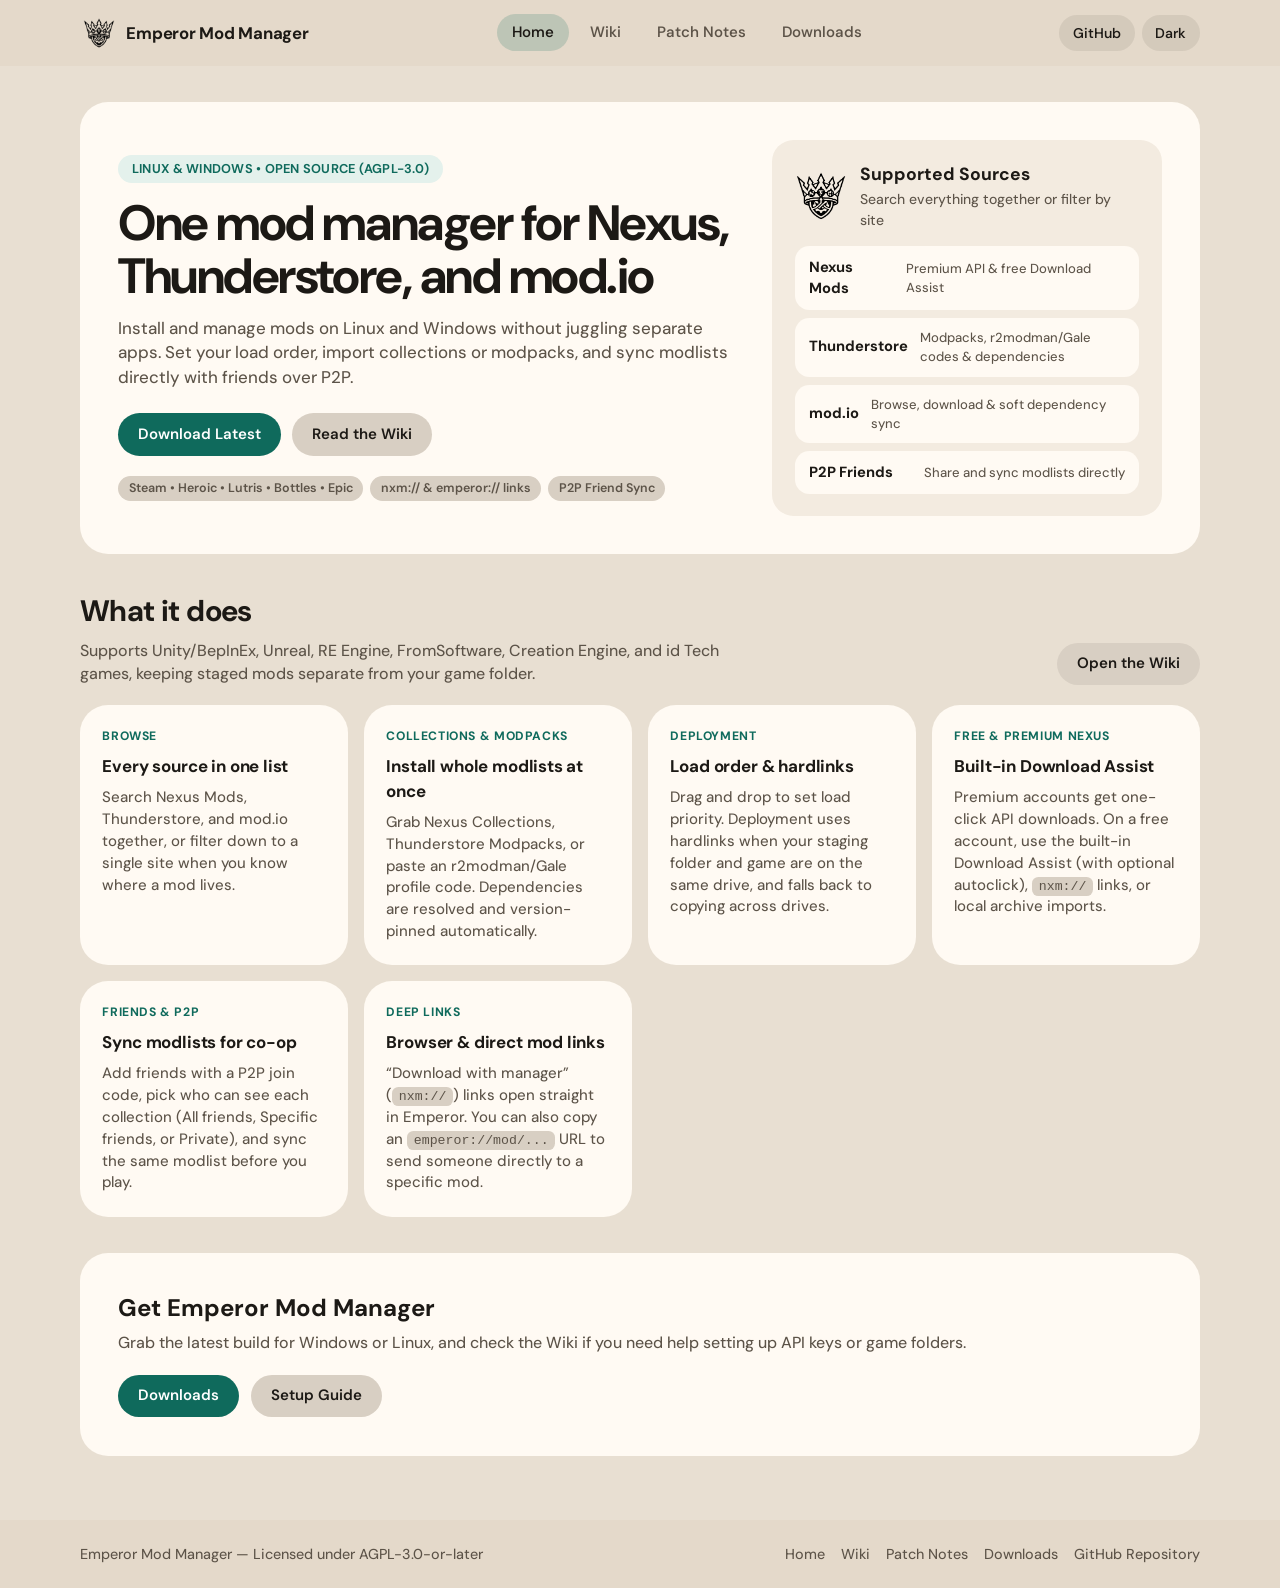
<file: index.html>
<!DOCTYPE html>
<html lang="en">
  <head>
    <meta charset="UTF-8" />
    <meta name="viewport" content="width=device-width, initial-scale=1.0" />
    <title>Emperor Mod Manager — Linux &amp; Windows Mod Manager</title>
    <meta
      name="description"
      content="Desktop mod manager for Linux and Windows. Browse and install mods from Nexus Mods, Thunderstore, and mod.io, manage load order, and share modlists with friends over P2P."
    />
    <link rel="icon" type="image/png" href="./assets/favicon.png" />
    <link rel="preconnect" href="https://fonts.googleapis.com" />
    <link rel="preconnect" href="https://fonts.gstatic.com" crossorigin />
    <link
      href="https://fonts.googleapis.com/css2?family=DM+Sans:ital,opsz,wght@0,9..40,400..700;1,9..40,400..700&display=swap"
      rel="stylesheet"
    />
    <script>
      (() => {
        const saved = localStorage.getItem("emm-site-theme");
        const dark = saved === "dark" || (!saved && matchMedia("(prefers-color-scheme: dark)").matches);
        if (dark) document.documentElement.setAttribute("data-theme", "dark");
      })();
    </script>
    <link rel="stylesheet" href="./css/theme.css" />
    <link rel="stylesheet" href="./css/styles.css" />
    <script type="module" src="./js/nav.js"></script>
  </head>
  <body>
    <header class="titlebar">
      <div class="titlebar-inner">
        <a class="brand" href="./index.html">
          <img class="brand-logo" src="./assets/app-logo.png" alt="" width="32" height="32" />
          <span>Emperor Mod Manager</span>
        </a>

        <nav class="nav-links" aria-label="Primary" data-nav-links>
          <a class="nav-link" href="./index.html" aria-current="page">Home</a>
          <a class="nav-link" href="./wiki.html">Wiki</a>
          <a class="nav-link" href="./patch-notes.html">Patch Notes</a>
          <a class="nav-link" href="./downloads.html">Downloads</a>
        </nav>

        <div class="titlebar-actions">
          <a
            class="icon-btn"
            href="https://github.com/Emperor-of-Modkind/emperor-mod-manager"
            target="_blank"
            rel="noopener noreferrer"
          >
            GitHub
          </a>
          <button type="button" class="icon-btn" data-theme-toggle aria-pressed="false" aria-label="Toggle theme">
            Dark
          </button>
          <button
            type="button"
            class="icon-btn menu-toggle"
            data-menu-toggle
            aria-expanded="false"
            aria-label="Toggle navigation menu"
          >
            Menu
          </button>
        </div>
      </div>
    </header>

    <main>
      <div class="container">
        <section class="sheet hero" aria-labelledby="hero-heading">
          <div>
            <span class="eyebrow">Linux &amp; Windows &bull; Open Source (AGPL-3.0)</span>
            <h1 id="hero-heading">One mod manager for Nexus, Thunderstore, and mod.io</h1>
            <p class="hero-lead">
              Install and manage mods on Linux and Windows without juggling separate apps. Set your load order, import
              collections or modpacks, and sync modlists directly with friends over P2P.
            </p>
            <div class="hero-actions">
              <a class="btn btn-primary" href="./downloads.html">Download Latest</a>
              <a class="btn btn-secondary" href="./wiki.html">Read the Wiki</a>
            </div>
            <div class="hero-meta">
              <span class="pill">Steam &bull; Heroic &bull; Lutris &bull; Bottles &bull; Epic</span>
              <span class="pill">nxm:// &amp; emperor:// links</span>
              <span class="pill">P2P Friend Sync</span>
            </div>
          </div>

          <aside class="hero-card" aria-label="Supported mod catalogs">
            <div class="hero-card-head">
              <img class="hero-card-logo" src="./assets/app-logo.png" alt="Emperor Mod Manager emblem" width="52" height="52" />
              <div>
                <h2>Supported Sources</h2>
                <p>Search everything together or filter by site</p>
              </div>
            </div>
            <ul class="source-list">
              <li>
                <strong>Nexus Mods</strong>
                <span>Premium API &amp; free Download Assist</span>
              </li>
              <li>
                <strong>Thunderstore</strong>
                <span>Modpacks, r2modman/Gale codes &amp; dependencies</span>
              </li>
              <li>
                <strong>mod.io</strong>
                <span>Browse, download &amp; soft dependency sync</span>
              </li>
              <li>
                <strong>P2P Friends</strong>
                <span>Share and sync modlists directly</span>
              </li>
            </ul>
          </aside>
        </section>

        <section class="section" aria-labelledby="features-heading">
          <div class="section-head">
            <div>
              <h2 id="features-heading">What it does</h2>
              <p>
                Supports Unity/BepInEx, Unreal, RE Engine, FromSoftware, Creation Engine, and id Tech games, keeping
                staged mods separate from your game folder.
              </p>
            </div>
            <a class="btn btn-secondary" href="./wiki.html">Open the Wiki</a>
          </div>

          <div class="card-grid">
            <article class="card">
              <span class="card-kicker">Browse</span>
              <h3>Every source in one list</h3>
              <p>
                Search Nexus Mods, Thunderstore, and mod.io together, or filter down to a single site when you know
                where a mod lives.
              </p>
            </article>

            <article class="card">
              <span class="card-kicker">Collections &amp; Modpacks</span>
              <h3>Install whole modlists at once</h3>
              <p>
                Grab Nexus Collections, Thunderstore Modpacks, or paste an r2modman/Gale profile code. Dependencies are
                resolved and version-pinned automatically.
              </p>
            </article>

            <article class="card">
              <span class="card-kicker">Deployment</span>
              <h3>Load order &amp; hardlinks</h3>
              <p>
                Drag and drop to set load priority. Deployment uses hardlinks when your staging folder and game are on
                the same drive, and falls back to copying across drives.
              </p>
            </article>

            <article class="card">
              <span class="card-kicker">Free &amp; Premium Nexus</span>
              <h3>Built-in Download Assist</h3>
              <p>
                Premium accounts get one-click API downloads. On a free account, use the built-in Download Assist (with
                optional autoclick), <code>nxm://</code> links, or local archive imports.
              </p>
            </article>

            <article class="card">
              <span class="card-kicker">Friends &amp; P2P</span>
              <h3>Sync modlists for co-op</h3>
              <p>
                Add friends with a P2P join code, pick who can see each collection (All friends, Specific friends, or
                Private), and sync the same modlist before you play.
              </p>
            </article>

            <article class="card">
              <span class="card-kicker">Deep Links</span>
              <h3>Browser &amp; direct mod links</h3>
              <p>
                “Download with manager” (<code>nxm://</code>) links open straight in Emperor. You can also copy an
                <code>emperor://mod/...</code> URL to send someone directly to a specific mod.
              </p>
            </article>
          </div>
        </section>

        <section class="section">
          <div class="sheet cta-sheet">
            <div class="cta-copy">
              <h2>Get Emperor Mod Manager</h2>
              <p>
                Grab the latest build for Windows or Linux, and check the Wiki if you need help setting up API keys or
                game folders.
              </p>
            </div>
            <div class="cta-actions">
              <a class="btn btn-primary" href="./downloads.html">Downloads</a>
              <a class="btn btn-secondary" href="./wiki.html#setup">Setup Guide</a>
            </div>
          </div>
        </section>
      </div>
    </main>

    <footer class="site-footer">
      <div class="footer-inner">
        <span>Emperor Mod Manager &mdash; Licensed under AGPL-3.0-or-later</span>
        <div class="footer-links">
          <a href="./index.html">Home</a>
          <a href="./wiki.html">Wiki</a>
          <a href="./patch-notes.html">Patch Notes</a>
          <a href="./downloads.html">Downloads</a>
          <a href="https://github.com/Emperor-of-Modkind/emperor-mod-manager" target="_blank" rel="noopener noreferrer">
            GitHub Repository
          </a>
        </div>
      </div>
    </footer>
  </body>
</html>
</file>
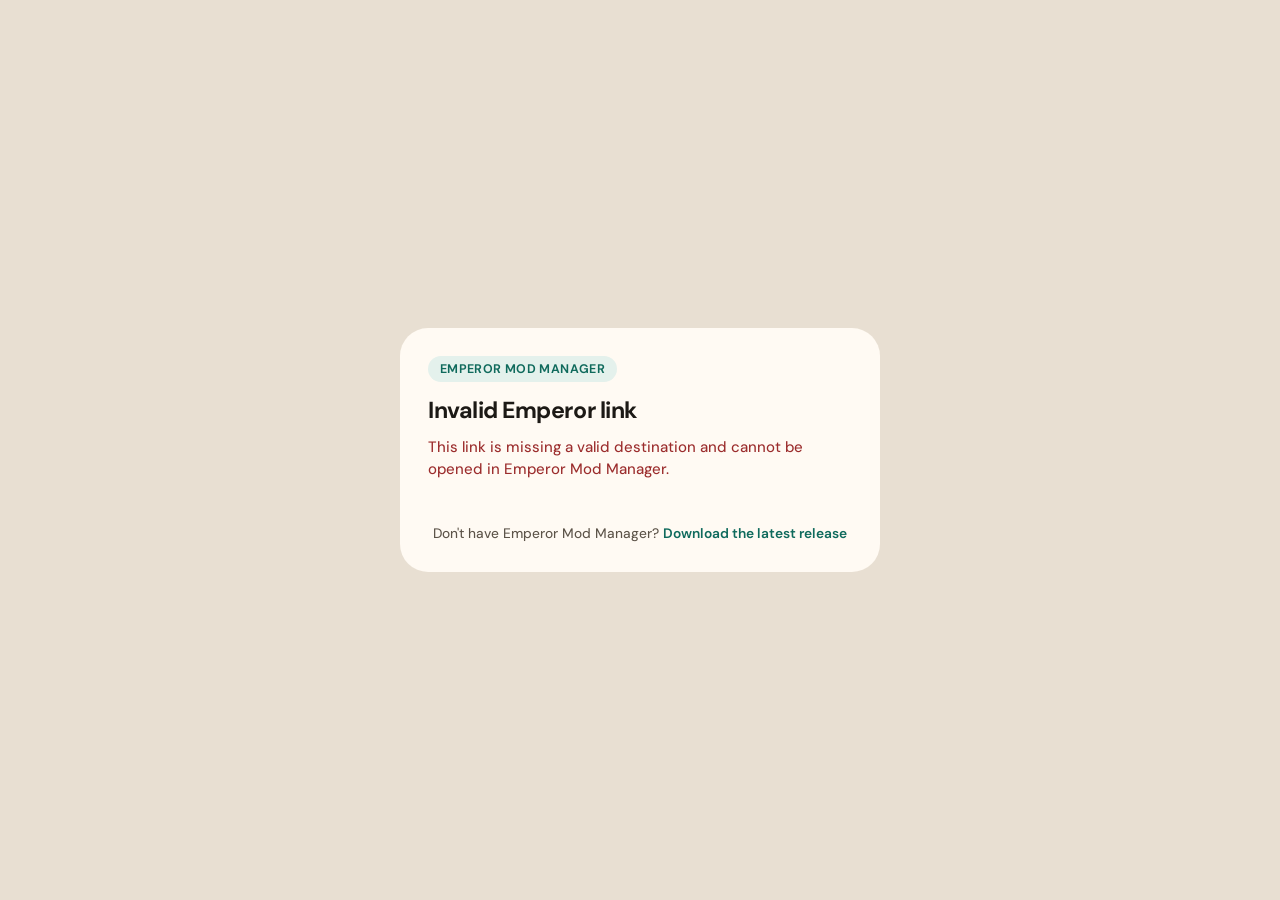
<file: open/index.html>
<!DOCTYPE html>
<html lang="en">
  <head>
    <meta charset="utf-8" />
    <meta name="viewport" content="width=device-width, initial-scale=1" />
    <title>Open in Emperor Mod Manager</title>
    <meta name="description" content="Open this link directly in Emperor Mod Manager." />
    <meta name="theme-color" content="#0f6a5c" />
    <meta property="og:type" content="website" />
    <meta property="og:site_name" content="Emperor Mod Manager" />
    <meta property="og:title" content="Open in Emperor Mod Manager" />
    <meta
      property="og:description"
      content="Click to open this mod or friend invite directly in Emperor Mod Manager."
    />
    <meta property="og:url" content="https://emperor-of-modkind.github.io/open/" />
    <meta name="twitter:card" content="summary" />
    <meta name="twitter:title" content="Open in Emperor Mod Manager" />
    <meta
      name="twitter:description"
      content="Click to open this mod or friend invite directly in Emperor Mod Manager."
    />
    <link rel="icon" type="image/png" href="../assets/favicon.png" />
    <link rel="preconnect" href="https://fonts.googleapis.com" />
    <link rel="preconnect" href="https://fonts.gstatic.com" crossorigin />
    <link
      href="https://fonts.googleapis.com/css2?family=DM+Sans:ital,opsz,wght@0,9..40,400..700;1,9..40,400..700&display=swap"
      rel="stylesheet"
    />
    <script>
      (() => {
        const saved = localStorage.getItem("emm-site-theme");
        const dark = saved === "dark" || (!saved && matchMedia("(prefers-color-scheme: dark)").matches);
        if (dark) document.documentElement.setAttribute("data-theme", "dark");
      })();
    </script>
    <link rel="stylesheet" href="../css/theme.css" />
    <style>
      *,
      *::before,
      *::after {
        box-sizing: border-box;
      }

      body {
        margin: 0;
        min-height: 100dvh;
        display: grid;
        place-items: center;
        padding: 1.5rem;
        background: var(--bg);
        color: var(--ink);
        font-family: var(--font-sans);
        line-height: 1.45;
      }

      :focus-visible {
        outline: none;
        box-shadow: var(--focus-ring);
      }

      @media (forced-colors: active) {
        :focus-visible {
          outline: 2px solid Highlight;
          outline-offset: 2px;
        }
      }

      main {
        width: 100%;
        max-width: 480px;
        background: var(--panel);
        border: 0;
        border-radius: var(--shape-sheet);
        padding: 1.75rem;
        box-shadow: none;
      }

      .eyebrow {
        display: inline-flex;
        align-items: center;
        padding: 0.25rem 0.75rem;
        border-radius: var(--shape-control);
        background: var(--ok-bg);
        color: var(--accent-ink);
        font-size: 0.78rem;
        font-weight: 650;
        letter-spacing: 0.03em;
        text-transform: uppercase;
        margin: 0 0 0.75rem;
      }

      h1 {
        font-size: 1.45rem;
        font-weight: 700;
        letter-spacing: -0.02em;
        margin: 0 0 0.6rem;
      }

      p {
        margin: 0 0 1.15rem;
        color: var(--muted);
        font-size: 0.94rem;
      }

      .target-box {
        background: var(--bg-2);
        border: 0;
        border-radius: var(--shape-field);
        padding: 0.7rem 0.9rem;
        margin-bottom: 1.25rem;
        font-family: var(--font-mono);
        font-size: 0.84rem;
        color: var(--ink);
        word-break: break-all;
      }

      .actions {
        display: flex;
        flex-direction: column;
        gap: 0.6rem;
      }

      .btn {
        display: inline-flex;
        align-items: center;
        justify-content: center;
        width: 100%;
        padding: 0.68rem 1.1rem;
        border: 0;
        border-radius: var(--shape-control);
        font: inherit;
        font-size: 0.94rem;
        font-weight: 600;
        text-decoration: none;
        cursor: pointer;
        transition:
          background-color var(--motion-fast) var(--ease-out),
          color var(--motion-fast) var(--ease-out),
          transform var(--motion-fast) var(--ease-out);
      }

      .btn:active {
        transform: scale(0.98);
      }

      .btn-primary {
        background: var(--accent);
        color: var(--on-accent);
      }

      .btn-primary:hover {
        background: var(--accent-hover);
      }

      .btn-secondary {
        background: var(--surface-control);
        color: var(--ink);
      }

      .btn-secondary:hover {
        background: var(--surface-control-hover);
      }

      .error-text {
        color: var(--danger);
      }

      footer {
        margin-top: 1.35rem;
        padding-top: 0.25rem;
        border: 0;
        font-size: 0.86rem;
        color: var(--muted);
        text-align: center;
      }

      footer a {
        color: var(--accent-ink);
        text-decoration: none;
        font-weight: 600;
      }

      footer a:hover {
        color: var(--accent-hover);
        text-decoration: underline;
      }

      [hidden] {
        display: none !important;
      }
    </style>
  </head>
  <body>
    <main>
      <p class="eyebrow">Emperor Mod Manager</p>
      <h1 id="heading">Opening in Emperor…</h1>
      <p id="status">
        Your browser should prompt you to open Emperor Mod Manager. If nothing
        happens, use the button below.
      </p>

      <div id="target-box" class="target-box" hidden></div>

      <div class="actions">
        <a id="open-btn" class="btn btn-primary" href="#" hidden>
          Open in Emperor
        </a>
        <a
          id="web-btn"
          class="btn btn-secondary"
          href="#"
          rel="noopener noreferrer"
          hidden
        ></a>
        <button id="copy-btn" class="btn btn-secondary" type="button" hidden>
          Copy emperor:// link
        </button>
      </div>

      <footer>
        Don't have Emperor Mod Manager?
        <a
          href="https://github.com/Emperor-of-Modkind/emperor-mod-manager/releases/latest"
          rel="noopener noreferrer"
          >Download the latest release</a
        >
      </footer>
    </main>

    <script>
      (function () {
        var MAX_U32 = 4294967295;
        var FRIEND_CODE_RE = /^emperor-friend1:[A-Za-z0-9_-]+$/;

        function rawQueryParam(search, name) {
          var qs = search.charAt(0) === "?" ? search.slice(1) : search;
          var pairs = qs.split("&");
          for (var i = 0; i < pairs.length; i++) {
            var pair = pairs[i];
            if (!pair) continue;
            var eq = pair.indexOf("=");
            var key = eq === -1 ? pair : pair.slice(0, eq);
            if (key === name) {
              return eq === -1 ? "" : pair.slice(eq + 1);
            }
          }
          return null;
        }

        function safeDecode(raw) {
          try {
            return decodeURIComponent(raw);
          } catch (_) {
            return null;
          }
        }

        function parsePositiveU32(raw) {
          if (!/^[1-9]\d*$/.test(raw)) return null;
          var n = Number(raw);
          if (!Number.isInteger(n) || n <= 0 || n > MAX_U32) return null;
          return n;
        }

        function parseTarget(route) {
          if (!route) return null;
          if (route.indexOf("/") === -1 && /%2f/i.test(route)) {
            route = safeDecode(route);
            if (!route) return null;
          }
          var parts = route.split("/").filter(Boolean);
          if (parts.length < 2) return null;

          var root = parts[0].toLowerCase();
          if (root === "friend" && parts.length === 2) {
            var code = safeDecode(parts[1]);
            if (!code || !FRIEND_CODE_RE.test(code)) return null;
            return {
              emperorUrl: "emperor://friend/" + code,
              summary: "Friend Invite · Emperor Mod Manager",
              webUrl: null,
              webLabel: null,
              copyValue: code,
              copyLabel: "Copy friend code",
            };
          }

          if (root !== "mod") {
            return null;
          }

          var source = parts[1].toLowerCase();
          if (source === "nexus" && parts.length === 4) {
            var domain = safeDecode(parts[2]);
            var modId = parsePositiveU32(parts[3]);
            if (!domain || modId === null) return null;
            var nexusUrl =
              "emperor://mod/nexus/" + encodeURIComponent(domain) + "/" + modId;
            return {
              emperorUrl: nexusUrl,
              summary: "Nexus Mods (" + domain + ") · Mod #" + modId,
              webUrl:
                "https://www.nexusmods.com/" +
                encodeURIComponent(domain) +
                "/mods/" +
                modId,
              webLabel: "View on Nexus Mods",
              copyValue: nexusUrl,
              copyLabel: "Copy emperor:// link",
            };
          }

          if (source === "thunderstore" && parts.length === 5) {
            var community = safeDecode(parts[2]);
            var namespace = safeDecode(parts[3]);
            var pkg = safeDecode(parts[4]);
            if (!community || !namespace || !pkg) return null;
            var tsUrl =
              "emperor://mod/thunderstore/" +
              encodeURIComponent(community) +
              "/" +
              encodeURIComponent(namespace) +
              "/" +
              encodeURIComponent(pkg);
            return {
              emperorUrl: tsUrl,
              summary:
                "Thunderstore (" + community + ") · " + namespace + "-" + pkg,
              webUrl:
                "https://thunderstore.io/c/" +
                encodeURIComponent(community) +
                "/p/" +
                encodeURIComponent(namespace) +
                "/" +
                encodeURIComponent(pkg) +
                "/",
              webLabel: "View on Thunderstore",
              copyValue: tsUrl,
              copyLabel: "Copy emperor:// link",
            };
          }

          if (source === "modio" && parts.length === 4) {
            var gameId = parsePositiveU32(parts[2]);
            var modioModId = parsePositiveU32(parts[3]);
            if (gameId === null || modioModId === null) return null;
            var modioUrl = "emperor://mod/modio/" + gameId + "/" + modioModId;
            return {
              emperorUrl: modioUrl,
              summary: "mod.io · Game #" + gameId + " · Mod #" + modioModId,
              webUrl: null,
              webLabel: null,
              copyValue: modioUrl,
              copyLabel: "Copy emperor:// link",
            };
          }

          return null;
        }

        var route =
          (rawQueryParam(window.location.search, "to") || "").trim() ||
          window.location.hash.replace(/^#/, "").trim();

        var parsed = parseTarget(route);
        var heading = document.getElementById("heading");
        var status = document.getElementById("status");
        var targetBox = document.getElementById("target-box");
        var openBtn = document.getElementById("open-btn");
        var webBtn = document.getElementById("web-btn");
        var copyBtn = document.getElementById("copy-btn");

        if (!parsed) {
          heading.textContent = "Invalid Emperor link";
          status.textContent =
            "This link is missing a valid destination and cannot be opened in Emperor Mod Manager.";
          status.classList.add("error-text");
          return;
        }

        document.title = parsed.summary + " — Emperor Mod Manager";
        targetBox.textContent = parsed.summary;
        targetBox.hidden = false;

        openBtn.href = parsed.emperorUrl;
        openBtn.hidden = false;

        if (parsed.webUrl && parsed.webLabel) {
          webBtn.href = parsed.webUrl;
          webBtn.textContent = parsed.webLabel;
          webBtn.hidden = false;
        }

        if (navigator.clipboard && navigator.clipboard.writeText) {
          copyBtn.textContent = parsed.copyLabel;
          copyBtn.hidden = false;
          copyBtn.addEventListener("click", function () {
            navigator.clipboard.writeText(parsed.copyValue).then(
              function () {
                copyBtn.textContent = "Copied!";
                window.setTimeout(function () {
                  copyBtn.textContent = parsed.copyLabel;
                }, 1800);
              },
              function () {
                copyBtn.textContent = "Copy failed";
              }
            );
          });
        }

        window.location.href = parsed.emperorUrl;
      })();
    </script>
  </body>
</html>
</file>
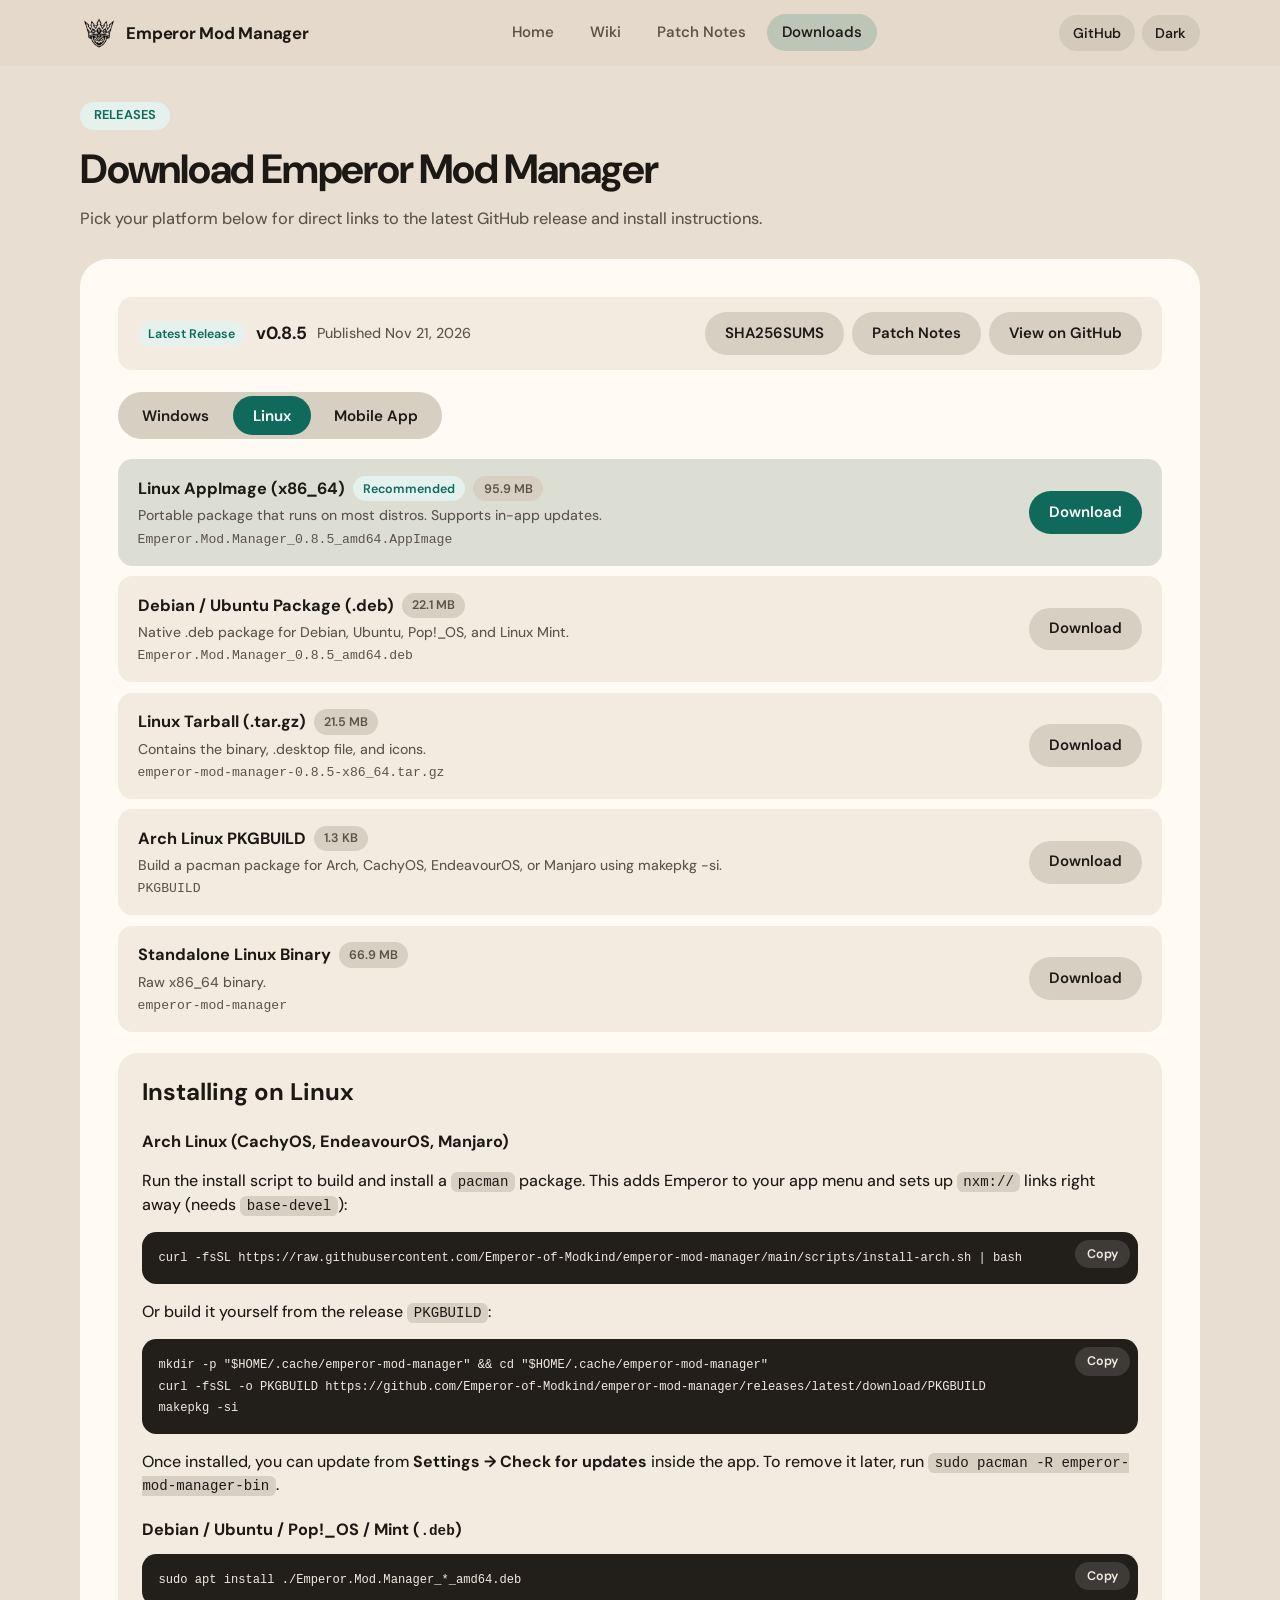
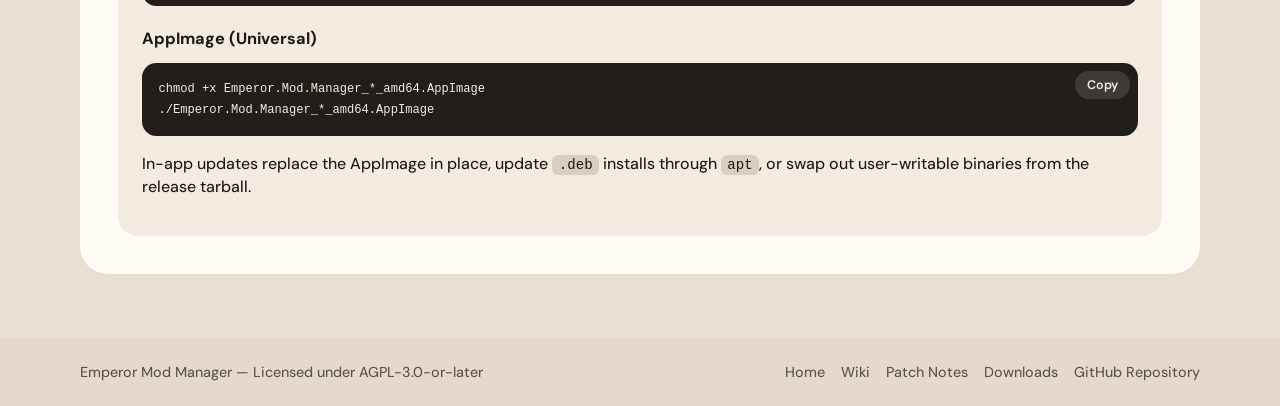
<file: downloads.html>
<!DOCTYPE html>
<html lang="en">
  <head>
    <meta charset="UTF-8" />
    <meta name="viewport" content="width=device-width, initial-scale=1.0" />
    <title>Downloads — Emperor Mod Manager</title>
    <meta
      name="description"
      content="Download Emperor Mod Manager for Windows, Linux, and Android mobile, plus install instructions for each platform."
    />
    <link rel="icon" type="image/png" href="./assets/favicon.png" />
    <link rel="preconnect" href="https://fonts.googleapis.com" />
    <link rel="preconnect" href="https://fonts.gstatic.com" crossorigin />
    <link
      href="https://fonts.googleapis.com/css2?family=DM+Sans:ital,opsz,wght@0,9..40,400..700;1,9..40,400..700&display=swap"
      rel="stylesheet"
    />
    <script>
      (() => {
        const saved = localStorage.getItem("emm-site-theme");
        const dark = saved === "dark" || (!saved && matchMedia("(prefers-color-scheme: dark)").matches);
        if (dark) document.documentElement.setAttribute("data-theme", "dark");
      })();
    </script>
    <link rel="stylesheet" href="./css/theme.css" />
    <link rel="stylesheet" href="./css/styles.css" />
    <script type="module" src="./js/nav.js"></script>
    <script type="module" src="./js/downloads.js"></script>
  </head>
  <body>
    <header class="titlebar">
      <div class="titlebar-inner">
        <a class="brand" href="./index.html">
          <img class="brand-logo" src="./assets/app-logo.png" alt="" width="32" height="32" />
          <span>Emperor Mod Manager</span>
        </a>

        <nav class="nav-links" aria-label="Primary" data-nav-links>
          <a class="nav-link" href="./index.html">Home</a>
          <a class="nav-link" href="./wiki.html">Wiki</a>
          <a class="nav-link" href="./patch-notes.html">Patch Notes</a>
          <a class="nav-link" href="./downloads.html" aria-current="page">Downloads</a>
        </nav>

        <div class="titlebar-actions">
          <a
            class="icon-btn"
            href="https://github.com/Emperor-of-Modkind/emperor-mod-manager"
            target="_blank"
            rel="noopener noreferrer"
          >
            GitHub
          </a>
          <button type="button" class="icon-btn" data-theme-toggle aria-pressed="false" aria-label="Toggle theme">
            Dark
          </button>
          <button
            type="button"
            class="icon-btn menu-toggle"
            data-menu-toggle
            aria-expanded="false"
            aria-label="Toggle navigation menu"
          >
            Menu
          </button>
        </div>
      </div>
    </header>

    <main>
      <div class="container">
        <div class="page-header">
          <span class="eyebrow">Releases</span>
          <h1>Download Emperor Mod Manager</h1>
          <p>
            Pick your platform below for direct links to the latest GitHub release and install instructions.
          </p>
        </div>

        <section class="sheet" aria-label="Latest release downloads">
          <div class="release-bar">
            <div class="release-bar-meta">
              <span class="pill pill-accent">Latest Release</span>
              <span class="release-version" data-release-version>Loading…</span>
              <span class="release-date" data-release-date></span>
            </div>
            <div class="release-links">
              <a
                class="btn btn-secondary"
                data-checksums-link
                href="https://github.com/Emperor-of-Modkind/emperor-mod-manager/releases/latest"
                target="_blank"
                rel="noopener noreferrer"
                hidden
              >
                SHA256SUMS
              </a>
              <a class="btn btn-secondary" href="./patch-notes.html">
                Patch Notes
              </a>
              <a
                class="btn btn-secondary"
                data-release-notes-link
                href="https://github.com/Emperor-of-Modkind/emperor-mod-manager/releases/latest"
                target="_blank"
                rel="noopener noreferrer"
              >
                View on GitHub
              </a>
            </div>
          </div>

          <div class="platform-tabs-wrap">
            <div
              class="platform-tablist"
              focusgroup="tablist nomemory"
              role="tablist"
              aria-label="Select platform"
              data-platform-tablist
            >
              <button
                type="button"
                role="tab"
                id="tab-windows"
                class="platform-tab"
                data-platform="windows"
                aria-selected="true"
                focusgroupstart
              >
                Windows
              </button>
              <button
                type="button"
                role="tab"
                id="tab-linux"
                class="platform-tab"
                data-platform="linux"
                aria-selected="false"
              >
                Linux
              </button>
              <button
                type="button"
                role="tab"
                id="tab-mobile"
                class="platform-tab"
                data-platform="mobile"
                aria-selected="false"
              >
                Mobile App
              </button>
            </div>

            <div class="platform-panels" data-platform-panels>
              <!-- Windows Panel -->
              <div
                class="platform-panel"
                role="tabpanel"
                id="panel-windows"
                aria-labelledby="tab-windows"
                data-platform-panel="windows"
              >
                <div class="platform-panel-inner">
                  <div class="asset-list" data-asset-list="windows">
                    <div class="status-note">Loading Windows downloads…</div>
                  </div>

                  <div class="instructions-box">
                    <h2>Installing on Windows</h2>
                    <p>Requires <strong>Windows 10 or Windows 11 (64-bit)</strong>.</p>

                    <h3>Recommended: NSIS Installer (<code>_x64-setup.exe</code>)</h3>
                    <ol>
                      <li>Download and run the <code>..._x64-setup.exe</code> installer above.</li>
                      <li>
                        If Microsoft Edge WebView2 isn’t installed yet, the installer will set it up for you.
                      </li>
                      <li>
                        It also registers <code>nxm://</code> and <code>emperor://</code> links so “Download with
                        manager” buttons on Nexus Mods open in Emperor.
                      </li>
                      <li>
                        Open <strong>Emperor Mod Manager</strong> from the Start Menu and run through the first-time
                        setup (see the <a href="./wiki.html#setup">Wiki Setup Guide</a>).
                      </li>
                    </ol>

                    <h3>Other Windows Options</h3>
                    <ul>
                      <li>
                        <strong>MSI (<code>.msi</code>)</strong>: Standard Windows Installer package if you prefer MSI
                        or scripted installs.
                      </li>
                      <li>
                        <strong>Standalone (<code>emperor-mod-manager.exe</code>)</strong>: Portable binary with no
                        installer. Note that <code>nxm://</code> and <code>emperor://</code> links won’t be registered
                        automatically.
                      </li>
                    </ul>
                  </div>
                </div>
              </div>

              <!-- Linux Panel -->
              <div
                class="platform-panel"
                role="tabpanel"
                id="panel-linux"
                aria-labelledby="tab-linux"
                data-platform-panel="linux"
                hidden="until-found"
              >
                <div class="platform-panel-inner">
                  <div class="asset-list" data-asset-list="linux">
                    <div class="status-note">Loading Linux downloads…</div>
                  </div>

                  <div class="instructions-box">
                    <h2>Installing on Linux</h2>

                    <h3>Arch Linux (CachyOS, EndeavourOS, Manjaro)</h3>
                    <p>
                      Run the install script to build and install a <code>pacman</code> package. This adds Emperor to
                      your app menu and sets up <code>nxm://</code> links right away (needs <code>base-devel</code>):
                    </p>
                    <div class="code-block">
                      <button type="button" class="copy-btn" data-copy-target>Copy</button>
                      <pre><code>curl -fsSL https://raw.githubusercontent.com/Emperor-of-Modkind/emperor-mod-manager/main/scripts/install-arch.sh | bash</code></pre>
                    </div>
                    <p>Or build it yourself from the release <code>PKGBUILD</code>:</p>
                    <div class="code-block">
                      <button type="button" class="copy-btn" data-copy-target>Copy</button>
                      <pre><code>mkdir -p "$HOME/.cache/emperor-mod-manager" &amp;&amp; cd "$HOME/.cache/emperor-mod-manager"
curl -fsSL -o PKGBUILD https://github.com/Emperor-of-Modkind/emperor-mod-manager/releases/latest/download/PKGBUILD
makepkg -si</code></pre>
                    </div>
                    <p>
                      Once installed, you can update from <strong>Settings &rarr; Check for updates</strong> inside the
                      app. To remove it later, run <code>sudo pacman -R emperor-mod-manager-bin</code>.
                    </p>

                    <h3>Debian / Ubuntu / Pop!_OS / Mint (<code>.deb</code>)</h3>
                    <div class="code-block">
                      <button type="button" class="copy-btn" data-copy-target>Copy</button>
                      <pre><code>sudo apt install ./Emperor.Mod.Manager_*_amd64.deb</code></pre>
                    </div>

                    <h3>AppImage (Universal)</h3>
                    <div class="code-block">
                      <button type="button" class="copy-btn" data-copy-target>Copy</button>
                      <pre><code>chmod +x Emperor.Mod.Manager_*_amd64.AppImage
./Emperor.Mod.Manager_*_amd64.AppImage</code></pre>
                    </div>
                    <p>
                      In-app updates replace the AppImage in place, update <code>.deb</code> installs through
                      <code>apt</code>, or swap out user-writable binaries from the release tarball.
                    </p>
                  </div>
                </div>
              </div>

              <!-- Mobile App Panel -->
              <div
                class="platform-panel"
                role="tabpanel"
                id="panel-mobile"
                aria-labelledby="tab-mobile"
                data-platform-panel="mobile"
                hidden="until-found"
              >
                <div class="platform-panel-inner">
                  <div class="asset-list" data-asset-list="mobile">
                    <div class="status-note">Loading Mobile App downloads…</div>
                  </div>

                  <div class="instructions-box" data-mobile-instructions hidden>
                    <h2>Installing on Android</h2>
                    <p>Download the <code>.apk</code> package above directly on your Android device.</p>

                    <ol>
                      <li>Tap the <strong>Download</strong> button above to save the <code>.apk</code> file.</li>
                      <li>Open the downloaded <code>.apk</code> from your browser downloads or Files app.</li>
                      <li>
                        If prompted, allow your browser or Files app to <strong>Install unknown apps</strong> in
                        Android settings.
                      </li>
                      <li>Confirm the installation and launch <strong>Emperor Mod Manager</strong>.</li>
                    </ol>
                  </div>
                </div>
              </div>
            </div>
          </div>
        </section>
      </div>
    </main>

    <footer class="site-footer">
      <div class="footer-inner">
        <span>Emperor Mod Manager &mdash; Licensed under AGPL-3.0-or-later</span>
        <div class="footer-links">
          <a href="./index.html">Home</a>
          <a href="./wiki.html">Wiki</a>
          <a href="./patch-notes.html">Patch Notes</a>
          <a href="./downloads.html">Downloads</a>
          <a href="https://github.com/Emperor-of-Modkind/emperor-mod-manager" target="_blank" rel="noopener noreferrer">
            GitHub Repository
          </a>
        </div>
      </div>
    </footer>
  </body>
</html>
</file>
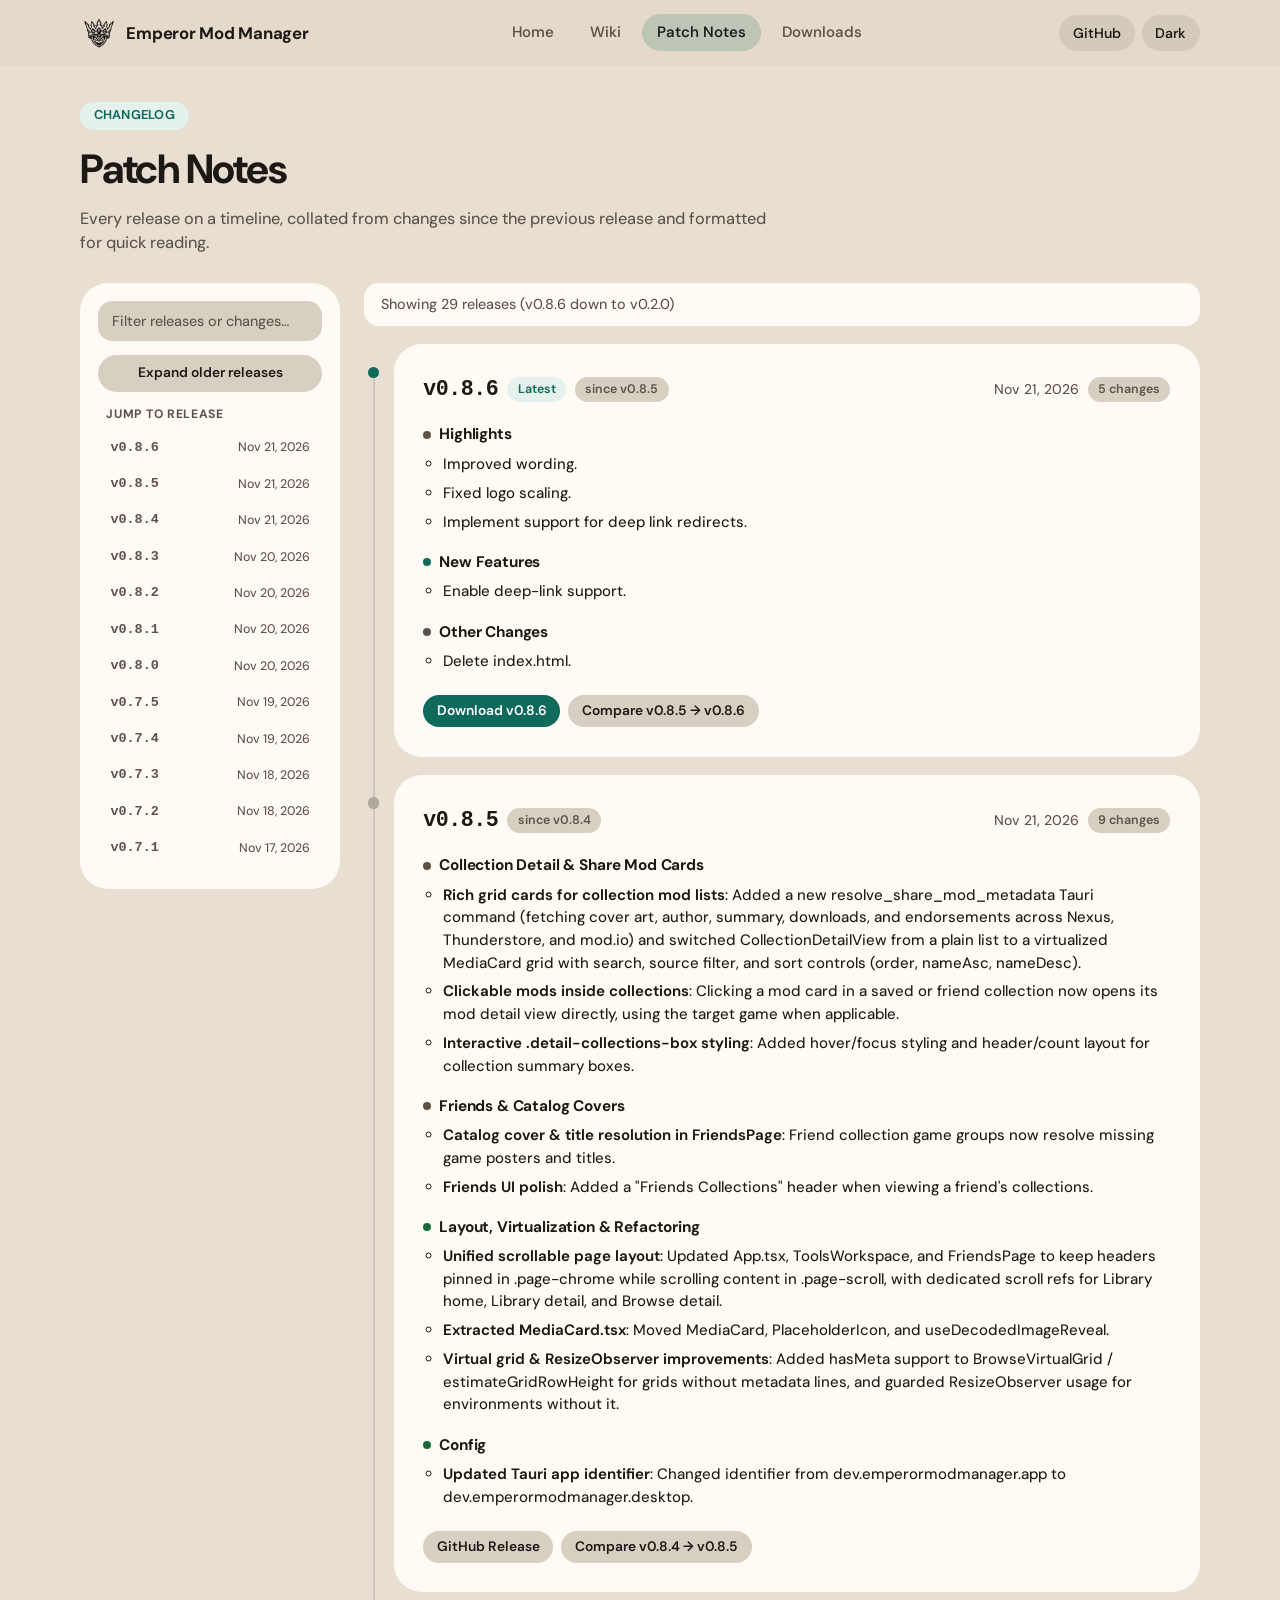
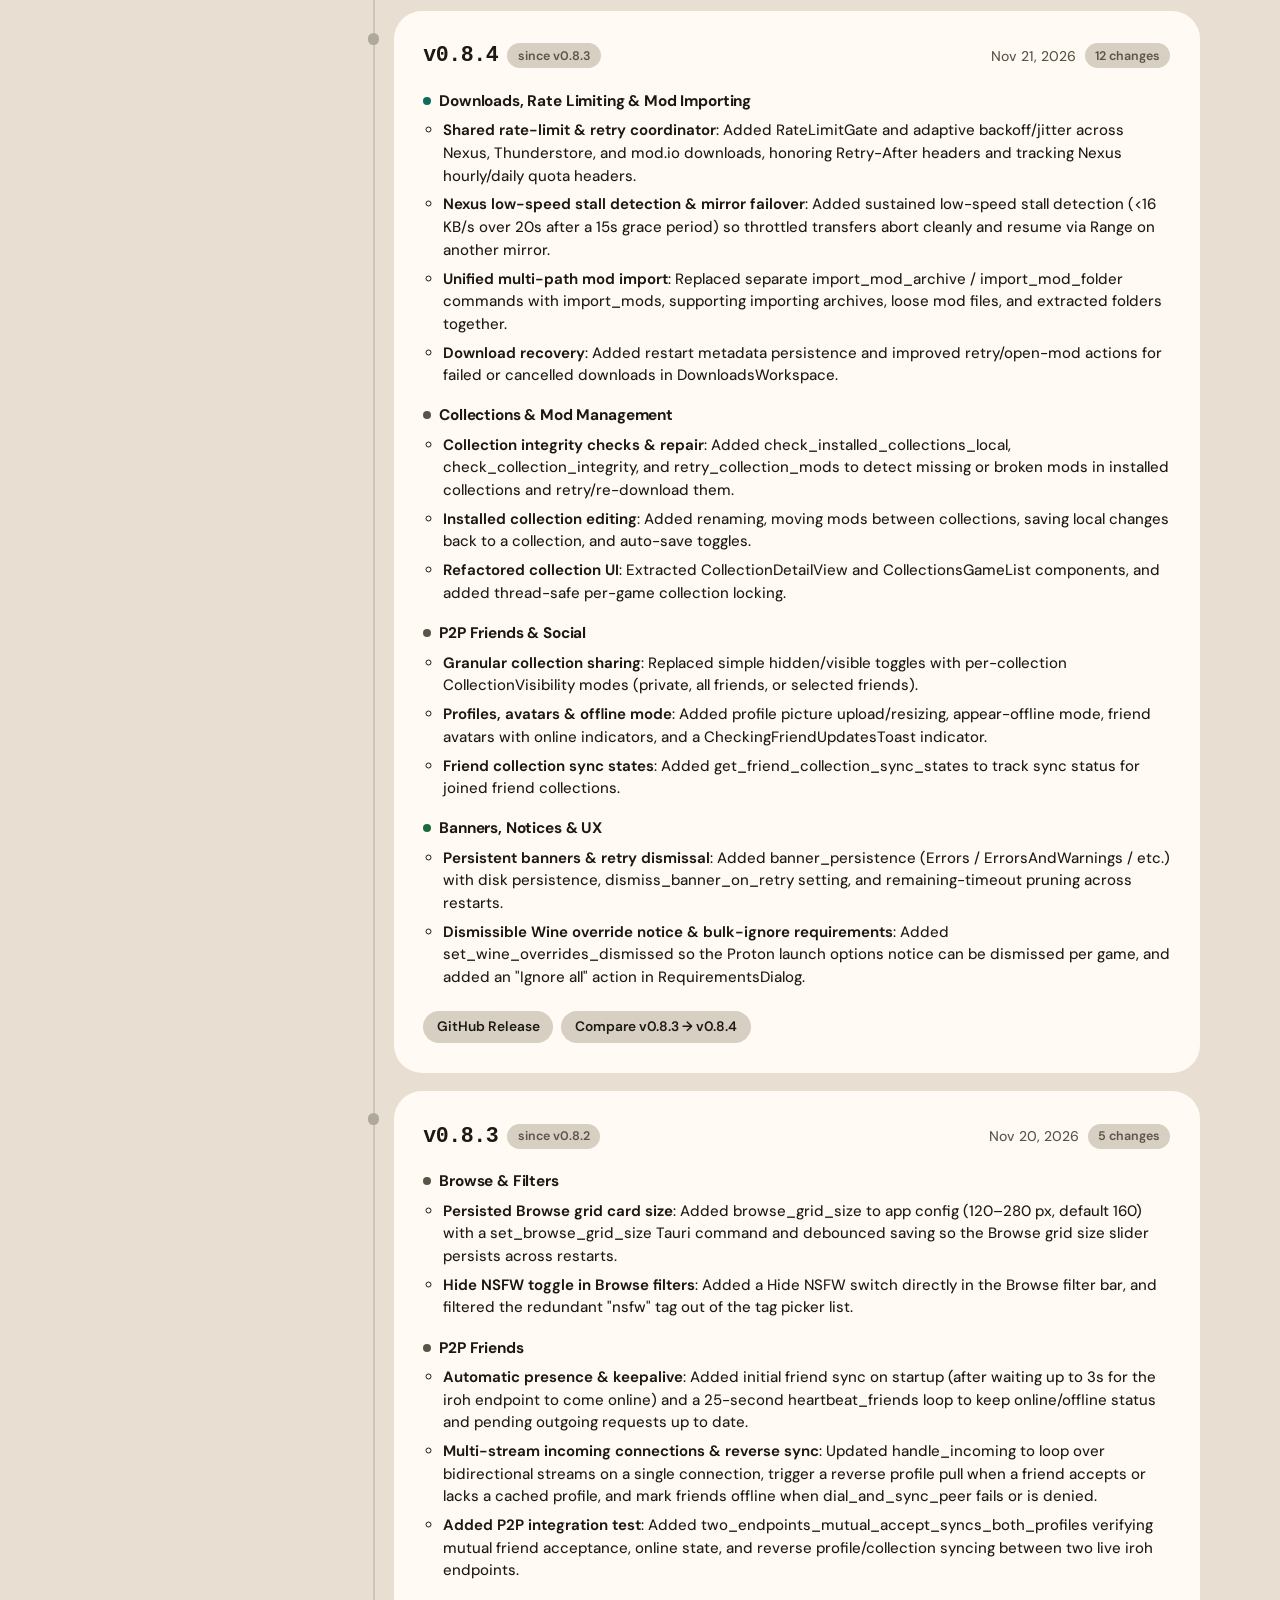
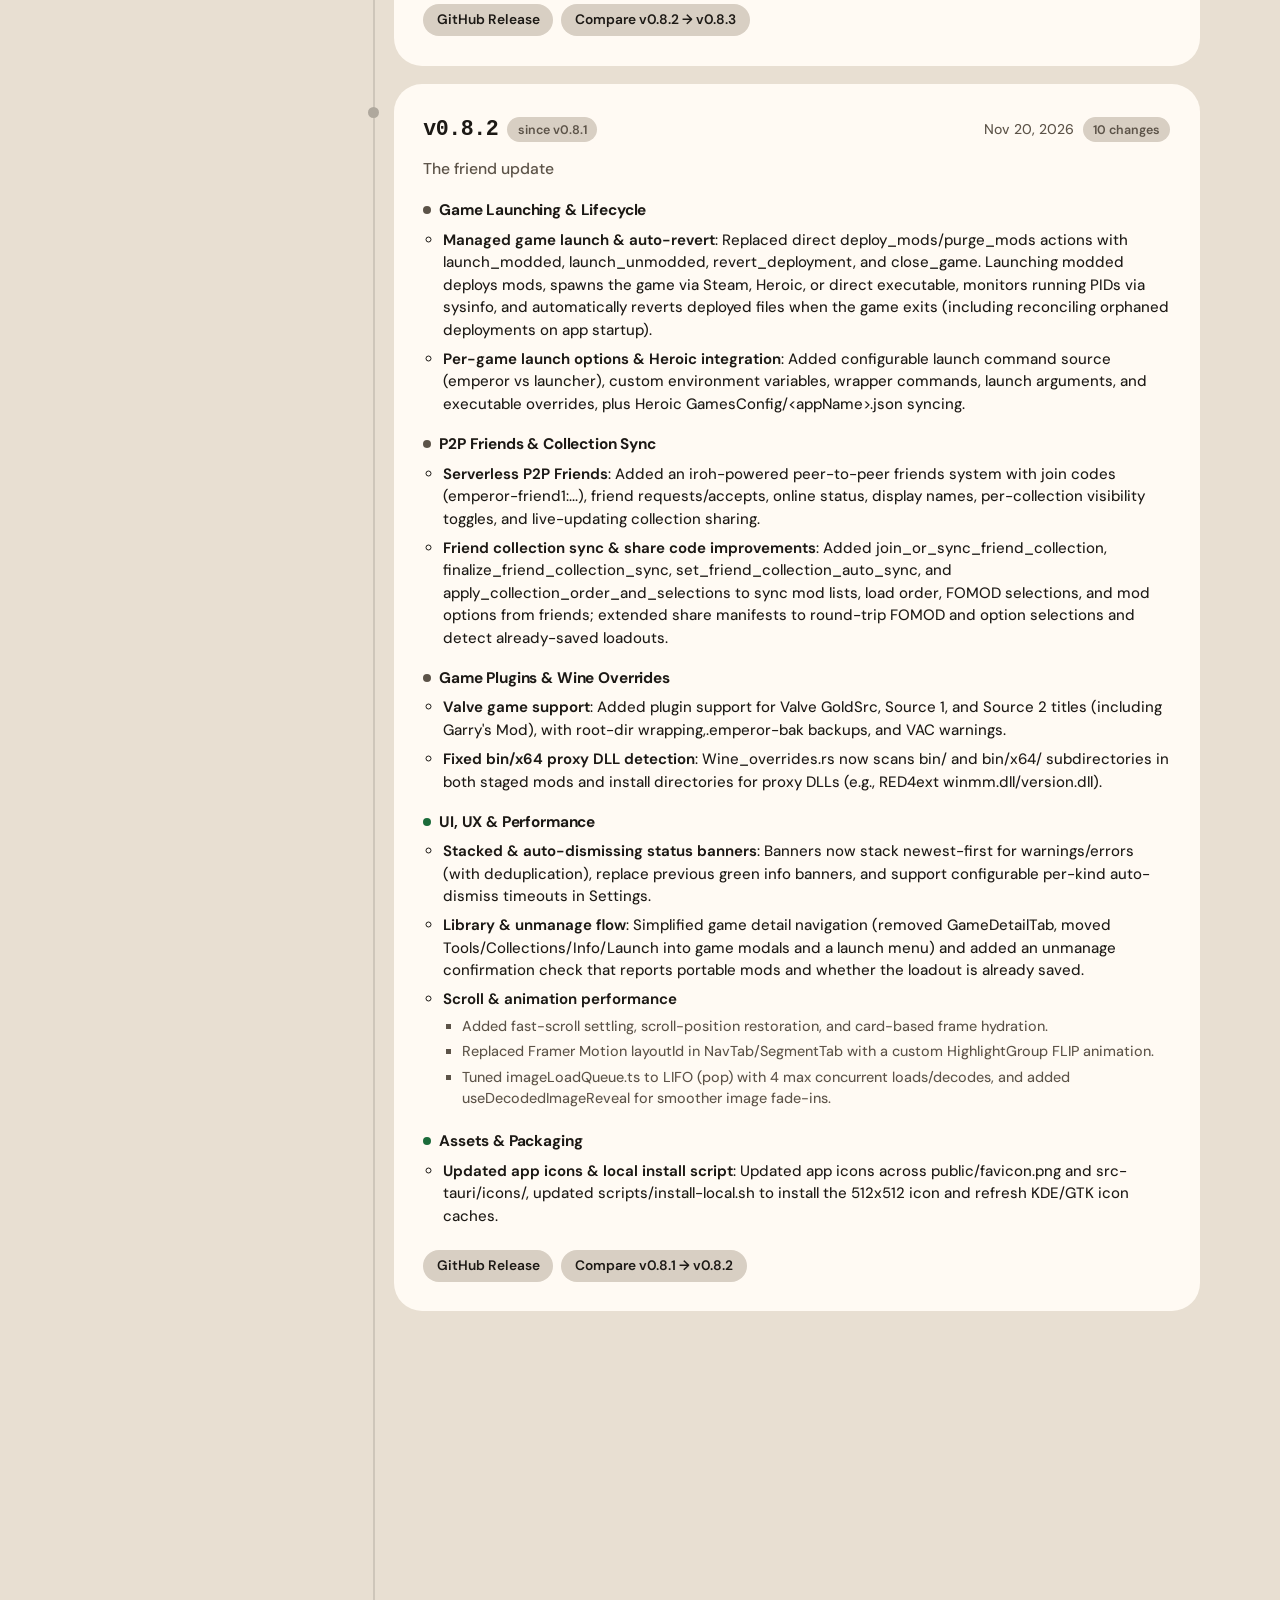
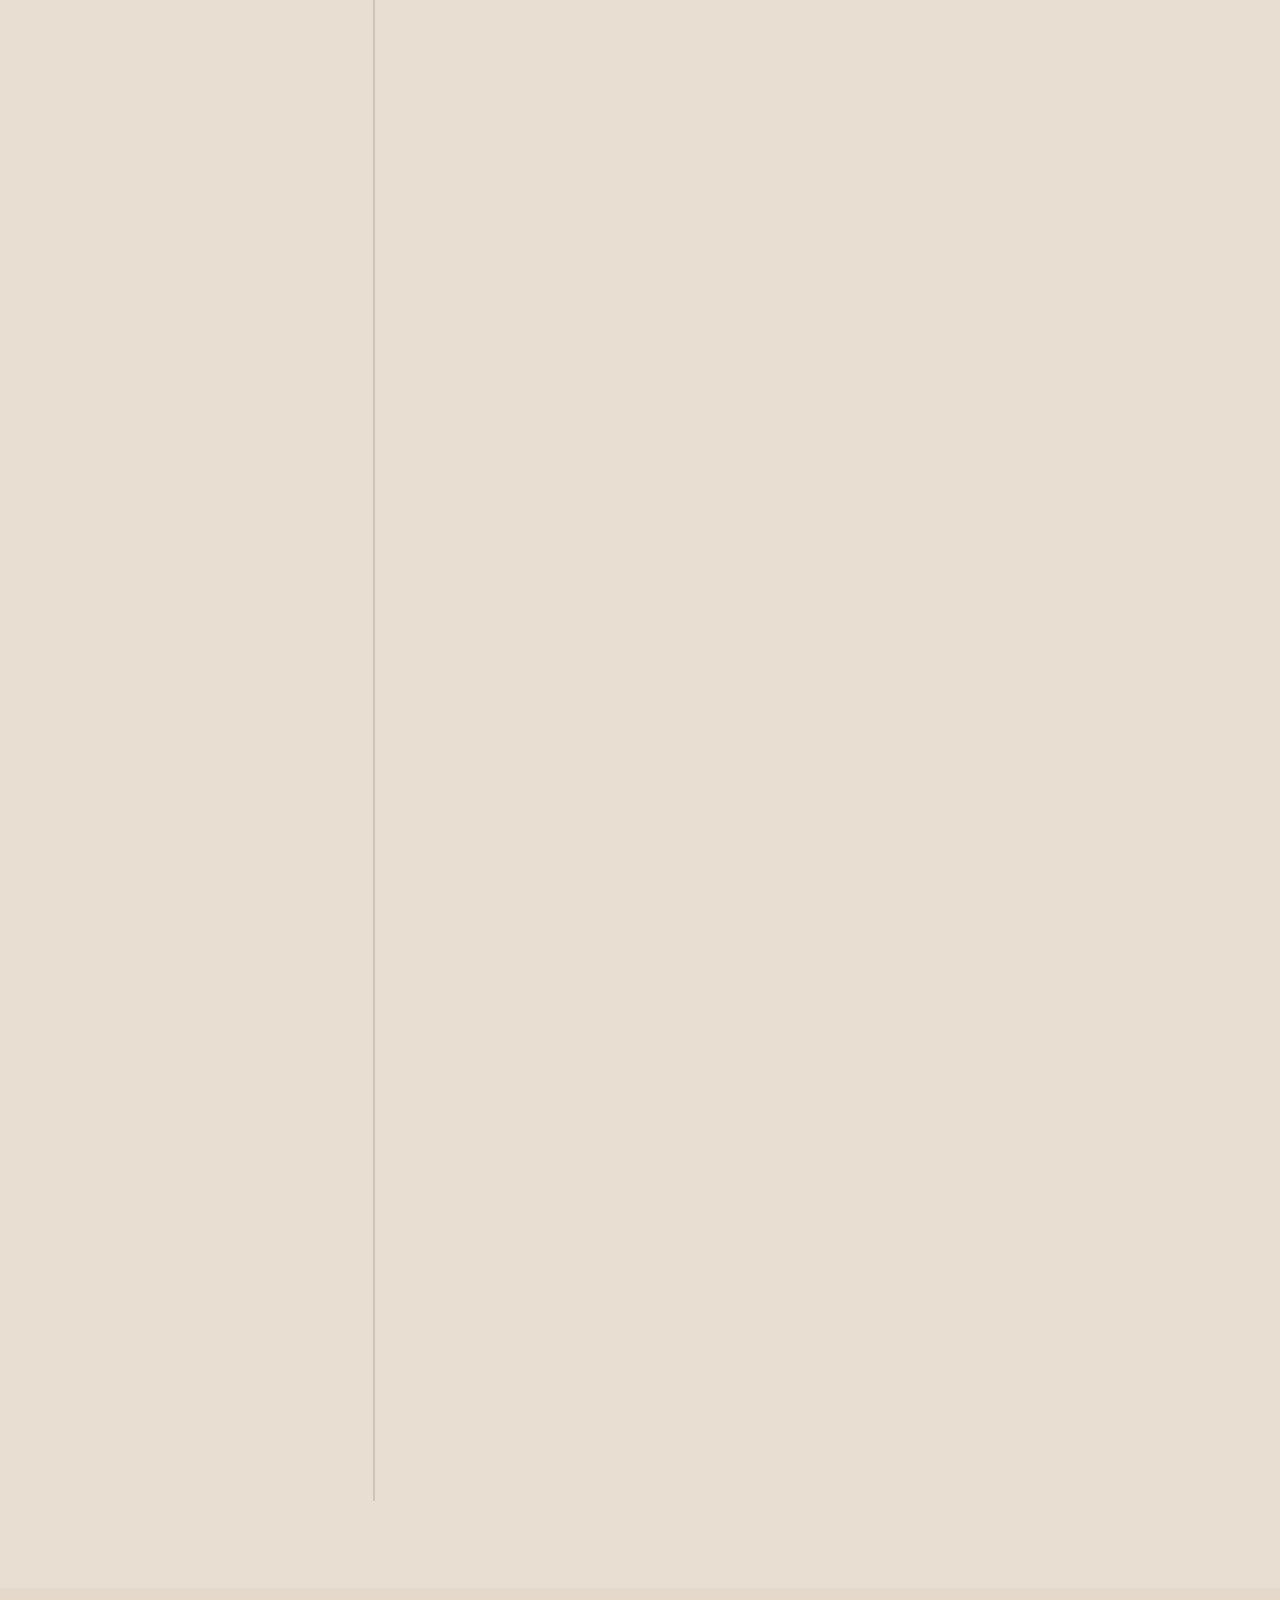
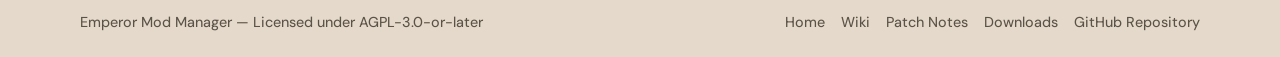
<file: patch-notes.html>
<!DOCTYPE html>
<html lang="en">
  <head>
    <meta charset="UTF-8" />
    <meta name="viewport" content="width=device-width, initial-scale=1.0" />
    <title>Patch Notes — Emperor Mod Manager</title>
    <meta
      name="description"
      content="Release timeline and end-user patch notes for Emperor Mod Manager, collated from commit history between each release."
    />
    <link rel="icon" type="image/png" href="./assets/favicon.png" />
    <link rel="preconnect" href="https://fonts.googleapis.com" />
    <link rel="preconnect" href="https://fonts.gstatic.com" crossorigin />
    <link
      href="https://fonts.googleapis.com/css2?family=DM+Sans:ital,opsz,wght@0,9..40,400..700;1,9..40,400..700&display=swap"
      rel="stylesheet"
    />
    <script>
      (() => {
        const saved = localStorage.getItem("emm-site-theme");
        const dark = saved === "dark" || (!saved && matchMedia("(prefers-color-scheme: dark)").matches);
        if (dark) document.documentElement.setAttribute("data-theme", "dark");
      })();
    </script>
    <link rel="stylesheet" href="./css/theme.css" />
    <link rel="stylesheet" href="./css/styles.css" />
    <script type="module" src="./js/nav.js"></script>
    <script type="module" src="./js/patch-notes.js"></script>
  </head>
  <body>
    <header class="titlebar">
      <div class="titlebar-inner">
        <a class="brand" href="./index.html">
          <img class="brand-logo" src="./assets/app-logo.png" alt="" width="32" height="32" />
          <span>Emperor Mod Manager</span>
        </a>

        <nav class="nav-links" aria-label="Primary" data-nav-links>
          <a class="nav-link" href="./index.html">Home</a>
          <a class="nav-link" href="./wiki.html">Wiki</a>
          <a class="nav-link" href="./patch-notes.html" aria-current="page">Patch Notes</a>
          <a class="nav-link" href="./downloads.html">Downloads</a>
        </nav>

        <div class="titlebar-actions">
          <a
            class="icon-btn"
            href="https://github.com/Emperor-of-Modkind/emperor-mod-manager"
            target="_blank"
            rel="noopener noreferrer"
          >
            GitHub
          </a>
          <button type="button" class="icon-btn" data-theme-toggle aria-pressed="false" aria-label="Toggle theme">
            Dark
          </button>
          <button
            type="button"
            class="icon-btn menu-toggle"
            data-menu-toggle
            aria-expanded="false"
            aria-label="Toggle navigation menu"
          >
            Menu
          </button>
        </div>
      </div>
    </header>

    <main>
      <div class="container">
        <div class="page-header">
          <span class="eyebrow">Changelog</span>
          <h1>Patch Notes</h1>
          <p>
            Every release on a timeline, collated from changes since the previous release and formatted for quick
            reading.
          </p>
        </div>

        <div class="changelog-layout">
          <aside class="changelog-sidebar" aria-label="Release navigation">
            <label for="changelog-search" class="sr-only">Filter patch notes</label>
            <input
              id="changelog-search"
              type="search"
              class="wiki-search"
              placeholder="Filter releases or changes…"
              data-changelog-search
            />

            <div class="changelog-controls">
              <button
                type="button"
                class="btn btn-secondary changelog-toggle-all"
                data-toggle-all
                aria-expanded="false"
                hidden
              >
                <span class="label-expand">Expand older releases</span>
                <span class="label-collapse">Collapse older releases</span>
              </button>
            </div>

            <div class="version-toc-wrap">
              <span class="version-toc-label">Jump to release</span>
              <ul class="version-toc" data-version-toc></ul>
            </div>
          </aside>

          <div class="changelog-main">
            <div class="changelog-status-bar" data-changelog-status aria-live="polite">
              Loading release timeline…
            </div>

            <ol class="timeline" data-timeline aria-label="Release timeline">
              <li class="status-note">Loading patch notes…</li>
            </ol>
          </div>
        </div>
      </div>
    </main>

    <footer class="site-footer">
      <div class="footer-inner">
        <span>Emperor Mod Manager &mdash; Licensed under AGPL-3.0-or-later</span>
        <div class="footer-links">
          <a href="./index.html">Home</a>
          <a href="./wiki.html">Wiki</a>
          <a href="./patch-notes.html">Patch Notes</a>
          <a href="./downloads.html">Downloads</a>
          <a href="https://github.com/Emperor-of-Modkind/emperor-mod-manager" target="_blank" rel="noopener noreferrer">
            GitHub Repository
          </a>
        </div>
      </div>
    </footer>
  </body>
</html>
</file>
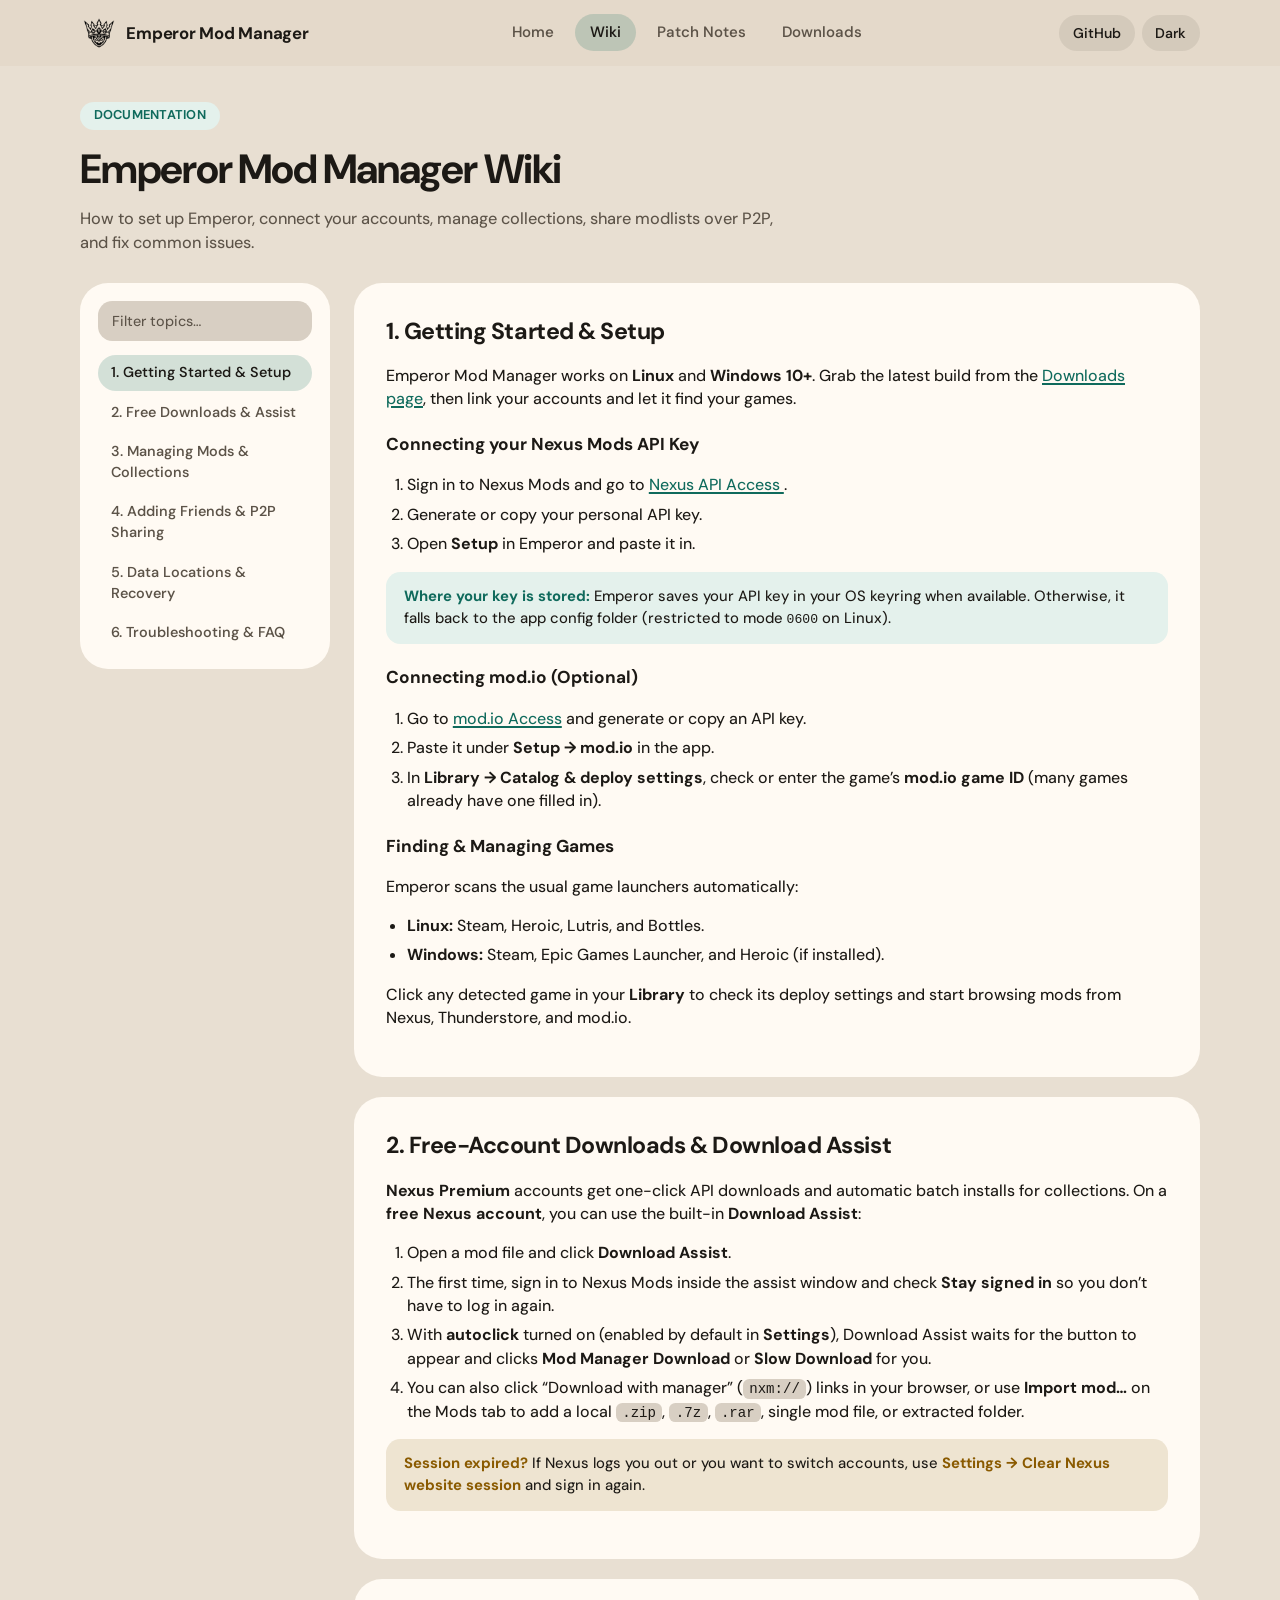
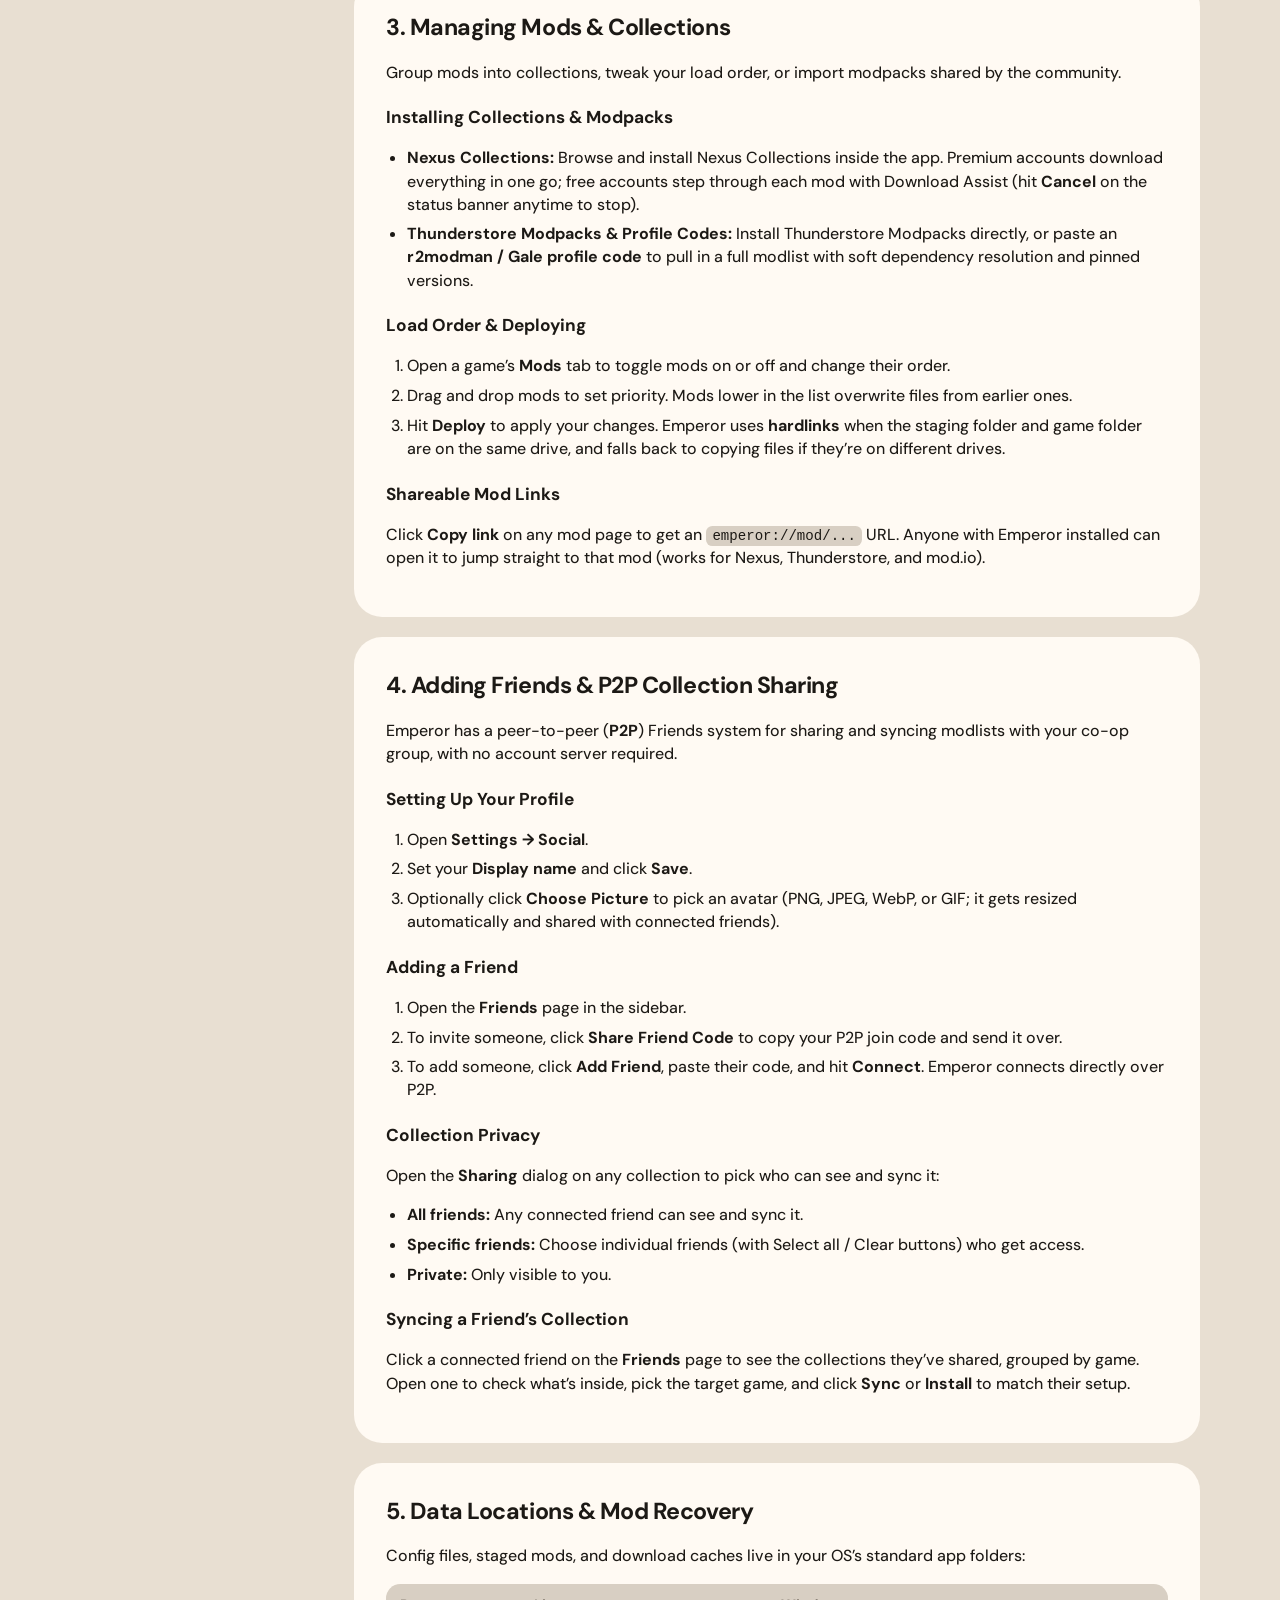
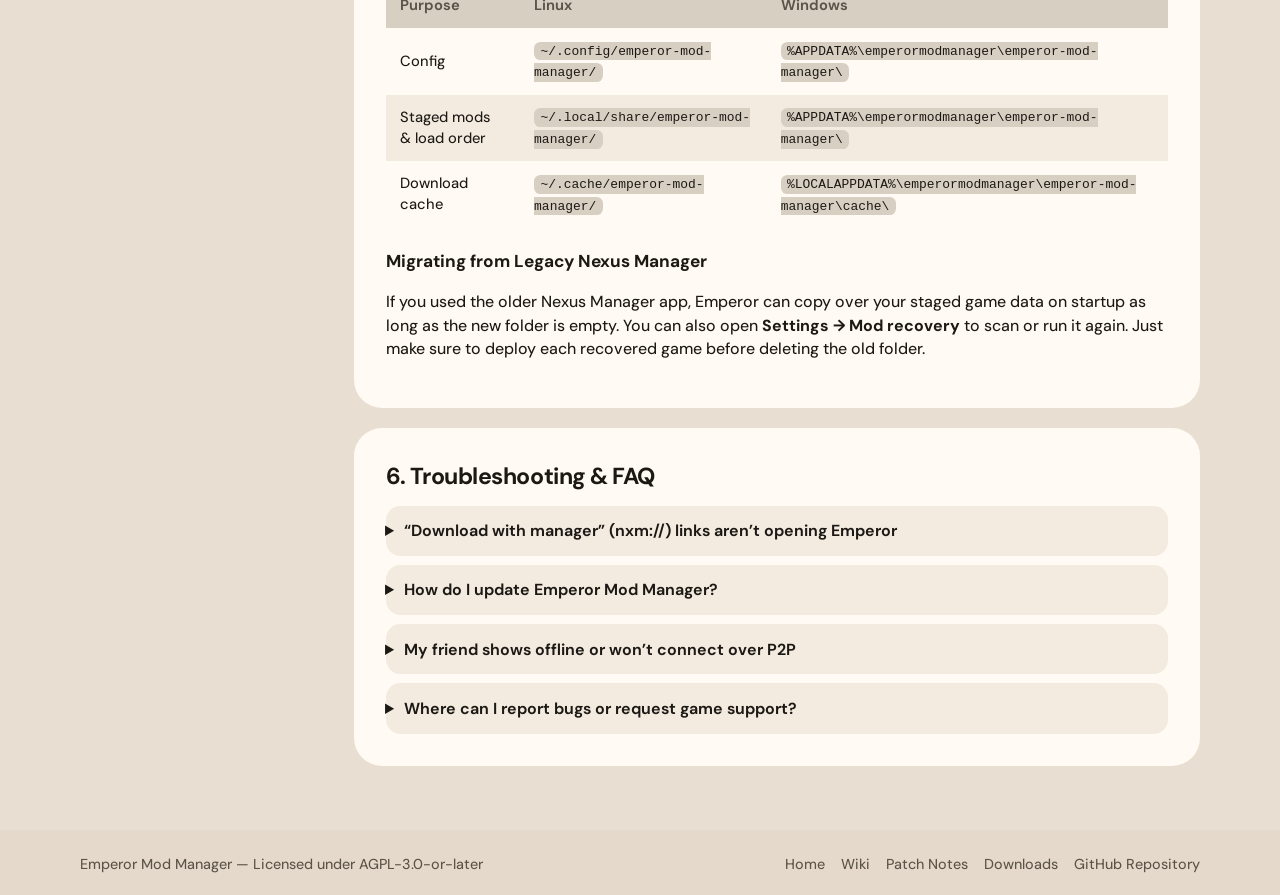
<file: wiki.html>
<!DOCTYPE html>
<html lang="en">
  <head>
    <meta charset="UTF-8" />
    <meta name="viewport" content="width=device-width, initial-scale=1.0" />
    <title>Wiki — Emperor Mod Manager</title>
    <meta
      name="description"
      content="Emperor Mod Manager documentation: setup, Nexus and mod.io API keys, Download Assist, collections, P2P friend sharing, data paths, and FAQ."
    />
    <link rel="icon" type="image/png" href="./assets/favicon.png" />
    <link rel="preconnect" href="https://fonts.googleapis.com" />
    <link rel="preconnect" href="https://fonts.gstatic.com" crossorigin />
    <link
      href="https://fonts.googleapis.com/css2?family=DM+Sans:ital,opsz,wght@0,9..40,400..700;1,9..40,400..700&display=swap"
      rel="stylesheet"
    />
    <script>
      (() => {
        const saved = localStorage.getItem("emm-site-theme");
        const dark = saved === "dark" || (!saved && matchMedia("(prefers-color-scheme: dark)").matches);
        if (dark) document.documentElement.setAttribute("data-theme", "dark");
      })();
    </script>
    <link rel="stylesheet" href="./css/theme.css" />
    <link rel="stylesheet" href="./css/styles.css" />
    <script type="module" src="./js/nav.js"></script>
    <script type="module" src="./js/wiki.js"></script>
  </head>
  <body>
    <header class="titlebar">
      <div class="titlebar-inner">
        <a class="brand" href="./index.html">
          <img class="brand-logo" src="./assets/app-logo.png" alt="" width="32" height="32" />
          <span>Emperor Mod Manager</span>
        </a>

        <nav class="nav-links" aria-label="Primary" data-nav-links>
          <a class="nav-link" href="./index.html">Home</a>
          <a class="nav-link" href="./wiki.html" aria-current="page">Wiki</a>
          <a class="nav-link" href="./patch-notes.html">Patch Notes</a>
          <a class="nav-link" href="./downloads.html">Downloads</a>
        </nav>

        <div class="titlebar-actions">
          <a
            class="icon-btn"
            href="https://github.com/Emperor-of-Modkind/emperor-mod-manager"
            target="_blank"
            rel="noopener noreferrer"
          >
            GitHub
          </a>
          <button type="button" class="icon-btn" data-theme-toggle aria-pressed="false" aria-label="Toggle theme">
            Dark
          </button>
          <button
            type="button"
            class="icon-btn menu-toggle"
            data-menu-toggle
            aria-expanded="false"
            aria-label="Toggle navigation menu"
          >
            Menu
          </button>
        </div>
      </div>
    </header>

    <main>
      <div class="container">
        <div class="page-header">
          <span class="eyebrow">Documentation</span>
          <h1>Emperor Mod Manager Wiki</h1>
          <p>
            How to set up Emperor, connect your accounts, manage collections, share modlists over P2P, and fix common
            issues.
          </p>
        </div>

        <div class="wiki-layout">
          <aside class="wiki-sidebar" aria-label="Wiki navigation">
            <label for="wiki-filter" class="sr-only">Filter wiki sections</label>
            <input
              id="wiki-filter"
              type="search"
              class="wiki-search"
              placeholder="Filter topics…"
              data-wiki-search
            />
            <ul class="wiki-toc">
              <li><a href="#setup" class="is-active">1. Getting Started &amp; Setup</a></li>
              <li><a href="#downloads-assist">2. Free Downloads &amp; Assist</a></li>
              <li><a href="#collections">3. Managing Mods &amp; Collections</a></li>
              <li><a href="#friends">4. Adding Friends &amp; P2P Sharing</a></li>
              <li><a href="#data-paths">5. Data Locations &amp; Recovery</a></li>
              <li><a href="#faq">6. Troubleshooting &amp; FAQ</a></li>
            </ul>
          </aside>

          <div class="wiki-content">
            <div class="status-note" data-wiki-empty hidden>
              No matching sections found. Try another keyword.
            </div>

            <!-- 1. Setup -->
            <section class="wiki-section" id="setup">
              <h2>1. Getting Started &amp; Setup</h2>
              <p>
                Emperor Mod Manager works on <strong>Linux</strong> and <strong>Windows 10+</strong>. Grab the latest
                build from the <a href="./downloads.html">Downloads page</a>, then link your accounts and let it find
                your games.
              </p>

              <h3>Connecting your Nexus Mods API Key</h3>
              <ol>
                <li>
                  Sign in to Nexus Mods and go to
                  <a href="https://www.nexusmods.com/users/myaccount?tab=api" target="_blank" rel="noopener noreferrer">
                    Nexus API Access
                  </a>.
                </li>
                <li>Generate or copy your personal API key.</li>
                <li>Open <strong>Setup</strong> in Emperor and paste it in.</li>
              </ol>
              <div class="callout">
                <strong>Where your key is stored:</strong> Emperor saves your API key in your OS keyring when available.
                Otherwise, it falls back to the app config folder (restricted to mode <code>0600</code> on Linux).
              </div>

              <h3>Connecting mod.io (Optional)</h3>
              <ol>
                <li>
                  Go to
                  <a href="https://mod.io/me/access" target="_blank" rel="noopener noreferrer">mod.io Access</a>
                  and generate or copy an API key.
                </li>
                <li>Paste it under <strong>Setup &rarr; mod.io</strong> in the app.</li>
                <li>
                  In <strong>Library &rarr; Catalog &amp; deploy settings</strong>, check or enter the game’s
                  <strong>mod.io game ID</strong> (many games already have one filled in).
                </li>
              </ol>

              <h3>Finding &amp; Managing Games</h3>
              <p>
                Emperor scans the usual game launchers automatically:
              </p>
              <ul>
                <li><strong>Linux:</strong> Steam, Heroic, Lutris, and Bottles.</li>
                <li><strong>Windows:</strong> Steam, Epic Games Launcher, and Heroic (if installed).</li>
              </ul>
              <p>
                Click any detected game in your <strong>Library</strong> to check its deploy settings and start browsing
                mods from Nexus, Thunderstore, and mod.io.
              </p>
            </section>

            <!-- 2. Download Assist -->
            <section class="wiki-section" id="downloads-assist">
              <h2>2. Free-Account Downloads &amp; Download Assist</h2>
              <p>
                <strong>Nexus Premium</strong> accounts get one-click API downloads and automatic batch installs for
                collections. On a <strong>free Nexus account</strong>, you can use the built-in
                <strong>Download Assist</strong>:
              </p>
              <ol>
                <li>Open a mod file and click <strong>Download Assist</strong>.</li>
                <li>
                  The first time, sign in to Nexus Mods inside the assist window and check
                  <strong>Stay signed in</strong> so you don’t have to log in again.
                </li>
                <li>
                  With <strong>autoclick</strong> turned on (enabled by default in <strong>Settings</strong>), Download
                  Assist waits for the button to appear and clicks <strong>Mod Manager Download</strong> or
                  <strong>Slow Download</strong> for you.
                </li>
                <li>
                  You can also click “Download with manager” (<code>nxm://</code>) links in your browser, or use
                  <strong>Import mod…</strong> on the Mods tab to add a local <code>.zip</code>, <code>.7z</code>,
                  <code>.rar</code>, single mod file, or extracted folder.
                </li>
              </ol>
              <div class="callout callout-warn">
                <strong>Session expired?</strong> If Nexus logs you out or you want to switch accounts, use
                <strong>Settings &rarr; Clear Nexus website session</strong> and sign in again.
              </div>
            </section>

            <!-- 3. Collections -->
            <section class="wiki-section" id="collections">
              <h2>3. Managing Mods &amp; Collections</h2>
              <p>
                Group mods into collections, tweak your load order, or import modpacks shared by the community.
              </p>

              <h3>Installing Collections &amp; Modpacks</h3>
              <ul>
                <li>
                  <strong>Nexus Collections:</strong> Browse and install Nexus Collections inside the app. Premium
                  accounts download everything in one go; free accounts step through each mod with Download Assist (hit
                  <strong>Cancel</strong> on the status banner anytime to stop).
                </li>
                <li>
                  <strong>Thunderstore Modpacks &amp; Profile Codes:</strong> Install Thunderstore Modpacks directly, or
                  paste an <strong>r2modman / Gale profile code</strong> to pull in a full modlist with soft dependency
                  resolution and pinned versions.
                </li>
              </ul>

              <h3>Load Order &amp; Deploying</h3>
              <ol>
                <li>Open a game’s <strong>Mods</strong> tab to toggle mods on or off and change their order.</li>
                <li>Drag and drop mods to set priority. Mods lower in the list overwrite files from earlier ones.</li>
                <li>
                  Hit <strong>Deploy</strong> to apply your changes. Emperor uses <strong>hardlinks</strong> when the
                  staging folder and game folder are on the same drive, and falls back to copying files if they’re on
                  different drives.
                </li>
              </ol>

              <h3>Shareable Mod Links</h3>
              <p>
                Click <strong>Copy link</strong> on any mod page to get an <code>emperor://mod/...</code> URL. Anyone
                with Emperor installed can open it to jump straight to that mod (works for Nexus, Thunderstore, and
                mod.io).
              </p>
            </section>

            <!-- 4. Friends -->
            <section class="wiki-section" id="friends">
              <h2>4. Adding Friends &amp; P2P Collection Sharing</h2>
              <p>
                Emperor has a peer-to-peer (<strong>P2P</strong>) Friends system for sharing and syncing modlists with
                your co-op group, with no account server required.
              </p>

              <h3>Setting Up Your Profile</h3>
              <ol>
                <li>Open <strong>Settings &rarr; Social</strong>.</li>
                <li>Set your <strong>Display name</strong> and click <strong>Save</strong>.</li>
                <li>
                  Optionally click <strong>Choose Picture</strong> to pick an avatar (PNG, JPEG, WebP, or GIF; it gets
                  resized automatically and shared with connected friends).
                </li>
              </ol>

              <h3>Adding a Friend</h3>
              <ol>
                <li>Open the <strong>Friends</strong> page in the sidebar.</li>
                <li>
                  To invite someone, click <strong>Share Friend Code</strong> to copy your P2P join code and send it
                  over.
                </li>
                <li>
                  To add someone, click <strong>Add Friend</strong>, paste their code, and hit
                  <strong>Connect</strong>. Emperor connects directly over P2P.
                </li>
              </ol>

              <h3>Collection Privacy</h3>
              <p>
                Open the <strong>Sharing</strong> dialog on any collection to pick who can see and sync it:
              </p>
              <ul>
                <li><strong>All friends:</strong> Any connected friend can see and sync it.</li>
                <li>
                  <strong>Specific friends:</strong> Choose individual friends (with Select all / Clear buttons) who get
                  access.
                </li>
                <li><strong>Private:</strong> Only visible to you.</li>
              </ul>

              <h3>Syncing a Friend’s Collection</h3>
              <p>
                Click a connected friend on the <strong>Friends</strong> page to see the collections they’ve shared,
                grouped by game. Open one to check what’s inside, pick the target game, and click <strong>Sync</strong>
                or <strong>Install</strong> to match their setup.
              </p>
            </section>

            <!-- 5. Data Paths -->
            <section class="wiki-section" id="data-paths">
              <h2>5. Data Locations &amp; Mod Recovery</h2>
              <p>Config files, staged mods, and download caches live in your OS’s standard app folders:</p>
              <div class="data-table-wrap">
                <table class="data-table">
                  <thead>
                    <tr>
                      <th>Purpose</th>
                      <th>Linux</th>
                      <th>Windows</th>
                    </tr>
                  </thead>
                  <tbody>
                    <tr>
                      <td>Config</td>
                      <td><code>~/.config/emperor-mod-manager/</code></td>
                      <td><code>%APPDATA%\emperormodmanager\emperor-mod-manager\</code></td>
                    </tr>
                    <tr>
                      <td>Staged mods &amp; load order</td>
                      <td><code>~/.local/share/emperor-mod-manager/</code></td>
                      <td><code>%APPDATA%\emperormodmanager\emperor-mod-manager\</code></td>
                    </tr>
                    <tr>
                      <td>Download cache</td>
                      <td><code>~/.cache/emperor-mod-manager/</code></td>
                      <td><code>%LOCALAPPDATA%\emperormodmanager\emperor-mod-manager\cache\</code></td>
                    </tr>
                  </tbody>
                </table>
              </div>

              <h3>Migrating from Legacy Nexus Manager</h3>
              <p>
                If you used the older Nexus Manager app, Emperor can copy over your staged game data on startup as long
                as the new folder is empty. You can also open <strong>Settings &rarr; Mod recovery</strong> to scan or
                run it again. Just make sure to deploy each recovered game before deleting the old folder.
              </p>
            </section>

            <!-- 6. FAQ -->
            <section class="wiki-section" id="faq">
              <h2>6. Troubleshooting &amp; FAQ</h2>
              <div class="faq-list">
                <details class="faq-item">
                  <summary>“Download with manager” (nxm://) links aren’t opening Emperor</summary>
                  <p>
                    On Windows, use the <code>_x64-setup.exe</code> installer instead of the standalone
                    <code>.exe</code> so the <code>nxm://</code> handler gets registered. On Linux, use the Arch
                    script, the <code>.deb</code> package, or install the <code>.desktop</code> file included in the
                    release tarball.
                  </p>
                </details>

                <details class="faq-item">
                  <summary>How do I update Emperor Mod Manager?</summary>
                  <p>
                    Go to <strong>Settings &rarr; Check for updates</strong>. On Arch it updates through
                    <code>makepkg</code>/<code>pacman</code>, on Debian/Ubuntu through <code>apt</code>, AppImages are
                    replaced in place, and Windows pulls the update straight from GitHub Releases.
                  </p>
                </details>

                <details class="faq-item">
                  <summary>My friend shows offline or won’t connect over P2P</summary>
                  <p>
                    Make sure both of you have Emperor open and have opened the <strong>Friends</strong> page so the P2P
                    node has started. If a connection hangs, hit the refresh button on the Friends page.
                  </p>
                </details>

                <details class="faq-item">
                  <summary>Where can I report bugs or request game support?</summary>
                  <p>
                    Open an issue on the
                    <a
                      href="https://github.com/Emperor-of-Modkind/emperor-mod-manager/issues"
                      target="_blank"
                      rel="noopener noreferrer"
                    >
                      GitHub Issue Tracker
                    </a>
                    and include your OS, app version, and which game you’re trying to mod.
                  </p>
                </details>
              </div>
            </section>
          </div>
        </div>
      </div>
    </main>

    <footer class="site-footer">
      <div class="footer-inner">
        <span>Emperor Mod Manager &mdash; Licensed under AGPL-3.0-or-later</span>
        <div class="footer-links">
          <a href="./index.html">Home</a>
          <a href="./wiki.html">Wiki</a>
          <a href="./patch-notes.html">Patch Notes</a>
          <a href="./downloads.html">Downloads</a>
          <a href="https://github.com/Emperor-of-Modkind/emperor-mod-manager" target="_blank" rel="noopener noreferrer">
            GitHub Repository
          </a>
        </div>
      </div>
    </footer>
  </body>
</html>
</file>
<file: css/theme.css>
/* Emperor Mod Manager — Shared Theme Tokens (synced with emperor-mod-manager/src/App.css) */

:root {
  color-scheme: light;
  --bg: #e8dfd2;
  --bg-2: #f3ebe0;
  --panel: #fffaf3;
  --ink: #1c1915;
  --muted: #5c5348;
  --line: #cfc1ae;
  --accent: #0f6a5c;
  --accent-2: #d35400;
  --on-accent: #fff;
  --accent-ink: var(--accent);
  --accent-hover: color-mix(in srgb, var(--accent) 82%, #fff);
  --shape-control: 999px;
  --shape-field: 0.9rem;
  --shape-sheet: 1.75rem;
  --surface-control: color-mix(in srgb, var(--ink) 8%, var(--bg));
  --surface-control-hover: color-mix(in srgb, var(--ink) 12%, var(--bg));
  --surface-selected: var(--accent);
  --focus-ring: 0 0 0 3px color-mix(in srgb, var(--accent) 28%, transparent);
  --danger: #9b2c2c;
  --warn: #8a5a00;
  --ok: #1b6b3a;
  --input-bg: #fff;
  --danger-bg: #f8e4e4;
  --danger-line: #e7bcbc;
  --warn-bg: color-mix(in srgb, var(--warn) 14%, transparent);
  --ok-bg: #e4f1ec;
  --ok-line: #b9d7ce;
  --shadow: 0 10px 30px rgba(40, 30, 15, 0.08);
  --motion-fast: 220ms;
  --motion-base: 320ms;
  --ease-out: cubic-bezier(0.22, 1, 0.36, 1);
  --badge-bg: rgba(20, 24, 22, 0.72);
  --badge-ink: #f4efe7;
  --sidebar-bg: #e4d9ca;
  --sidebar-ink: #1c1915;
  --sidebar-muted: #5c5348;
  --sidebar-line: color-mix(in srgb, var(--sidebar-ink) 14%, transparent);
  --sidebar-hover: color-mix(in srgb, var(--sidebar-ink) 8%, transparent);
  --sidebar-active: color-mix(in srgb, var(--accent) 18%, transparent);
  --code-bg: #221f1b;
  --code-ink: #f3ebe0;
  --font-sans: "DM Sans", system-ui, -apple-system, BlinkMacSystemFont, "Segoe UI", sans-serif;
  --font-mono: ui-monospace, "JetBrains Mono", "Cascadia Code", Menlo, Consolas, monospace;

  font-family: var(--font-sans);
  line-height: 1.45;
  font-weight: 450;
  color: var(--ink);
  background: var(--bg);
  font-synthesis: none;
  text-rendering: optimizeLegibility;
  -webkit-font-smoothing: antialiased;
}

:root[data-theme="dark"] {
  color-scheme: dark;
  --bg: #161a18;
  --bg-2: #1e2421;
  --panel: #222925;
  --ink: #efe9df;
  --muted: #a8b0aa;
  --line: #3a443f;
  --accent: #2a9b88;
  --accent-2: #e07a2f;
  --accent-ink: #47bfa9;
  --accent-hover: color-mix(in srgb, var(--accent) 82%, #fff);
  --danger: #e08a8a;
  --warn: #d4a84b;
  --ok: #6cbc8a;
  --input-bg: #1a201d;
  --danger-bg: #3a2424;
  --danger-line: #6a3c3c;
  --warn-bg: color-mix(in srgb, var(--warn) 16%, transparent);
  --ok-bg: #1e332c;
  --ok-line: #35584c;
  --shadow: 0 12px 32px rgba(0, 0, 0, 0.35);
  --badge-bg: rgba(8, 10, 9, 0.78);
  --badge-ink: #f4efe7;
  --sidebar-bg: #1a2320;
  --sidebar-ink: #f4efe7;
  --sidebar-muted: #aeb8b2;
  --sidebar-line: rgba(255, 255, 255, 0.08);
  --sidebar-hover: rgba(255, 255, 255, 0.08);
  --sidebar-active: rgba(255, 255, 255, 0.12);
  --code-bg: #111513;
  --code-ink: #e8dfd2;
}
</file>
<file: css/styles.css>
/* Emperor Mod Manager — Site Layout & Components (matched to emperor-mod-manager/src/App.css) */

*,
*::before,
*::after {
  box-sizing: border-box;
}

html {
  scroll-behavior: smooth;
  scroll-padding-top: 5.25rem;
}

@media (prefers-reduced-motion: reduce) {
  html {
    scroll-behavior: auto;
  }
}

body {
  margin: 0;
  min-height: 100dvh;
  display: flex;
  flex-direction: column;
  background: var(--bg);
  color: var(--ink);
}

a {
  color: var(--accent-ink);
  text-decoration-thickness: 1.5px;
  text-underline-offset: 2px;
}

a:hover {
  color: var(--accent-hover);
}

:focus-visible {
  outline: none;
  box-shadow: var(--focus-ring);
}

@media (forced-colors: active) {
  :focus-visible {
    outline: 2px solid Highlight;
    outline-offset: 2px;
  }
}

.sr-only {
  position: absolute;
  width: 1px;
  height: 1px;
  padding: 0;
  margin: -1px;
  overflow: hidden;
  clip: rect(0, 0, 0, 0);
  white-space: nowrap;
  border: 0;
}

.container {
  width: min(1120px, calc(100% - 2rem));
  margin-inline: auto;
}

/* ---------- Title Bar ---------- */

.titlebar {
  position: sticky;
  top: 0;
  z-index: 40;
  background: var(--sidebar-bg);
  border: 0;
}

.titlebar-inner {
  display: flex;
  align-items: center;
  justify-content: space-between;
  gap: 1rem;
  min-height: 4.1rem;
  width: min(1120px, calc(100% - 2rem));
  margin-inline: auto;
}

.brand {
  display: inline-flex;
  align-items: center;
  gap: 0.7rem;
  text-decoration: none;
  color: var(--sidebar-ink);
  font-weight: 700;
  font-size: 1.05rem;
  letter-spacing: -0.015em;
  border-radius: var(--shape-control);
  padding: 0.25rem 0.4rem 0.25rem 0.2rem;
}

.brand:hover {
  color: var(--sidebar-ink);
}

.brand-logo {
  width: 2rem;
  height: 2rem;
  object-fit: contain;
  display: block;
}

:root[data-theme="dark"] .brand-logo,
:root[data-theme="dark"] .hero-card-logo {
  filter: invert(0.92) brightness(1.08);
}

.nav-links {
  display: flex;
  align-items: center;
  gap: 0.35rem;
}

.nav-link {
  display: inline-flex;
  align-items: center;
  gap: 0.4rem;
  padding: 0.48rem 0.95rem;
  border-radius: var(--shape-control);
  text-decoration: none;
  color: var(--sidebar-muted);
  font-weight: 550;
  font-size: 0.94rem;
  transition:
    background-color var(--motion-fast) var(--ease-out),
    color var(--motion-fast) var(--ease-out),
    transform var(--motion-fast) var(--ease-out);
}

.nav-link:hover {
  background: var(--sidebar-hover);
  color: var(--sidebar-ink);
}

.nav-link[aria-current="page"] {
  background: var(--sidebar-active);
  color: var(--sidebar-ink);
}

.titlebar-actions {
  display: flex;
  align-items: center;
  gap: 0.45rem;
}

.icon-btn {
  display: inline-flex;
  align-items: center;
  justify-content: center;
  gap: 0.4rem;
  min-width: 2.25rem;
  height: 2.25rem;
  padding: 0 0.85rem;
  border-radius: var(--shape-control);
  border: 0;
  background: var(--sidebar-hover);
  color: var(--sidebar-ink);
  font: inherit;
  font-size: 0.88rem;
  font-weight: 550;
  cursor: pointer;
  text-decoration: none;
  transition:
    background-color var(--motion-fast) var(--ease-out),
    color var(--motion-fast) var(--ease-out),
    transform var(--motion-fast) var(--ease-out);
}

.icon-btn:hover {
  background: color-mix(in srgb, var(--sidebar-ink) 14%, transparent);
  color: var(--sidebar-ink);
}

.icon-btn:active {
  transform: scale(0.98);
}

.menu-toggle {
  display: none;
}

/* ---------- Buttons ---------- */

.btn {
  display: inline-flex;
  align-items: center;
  justify-content: center;
  gap: 0.5rem;
  padding: 0.65rem 1.25rem;
  border-radius: var(--shape-control);
  border: 0;
  font: inherit;
  font-size: 0.94rem;
  font-weight: 600;
  text-decoration: none;
  cursor: pointer;
  transition:
    transform var(--motion-fast) var(--ease-out),
    background-color var(--motion-fast) var(--ease-out),
    color var(--motion-fast) var(--ease-out);
}

.btn:active {
  transform: scale(0.98);
}

.btn-primary {
  background: var(--accent);
  color: var(--on-accent);
}

.btn-primary:hover {
  background: var(--accent-hover);
  color: var(--on-accent);
}

.btn-secondary {
  background: var(--surface-control);
  color: var(--ink);
}

.btn-secondary:hover {
  background: var(--surface-control-hover);
  color: var(--ink);
}

.btn-accent-2 {
  background: var(--accent-2);
  color: #fff;
}

.btn-accent-2:hover {
  background: color-mix(in srgb, var(--accent-2) 86%, #fff);
  color: #fff;
}

/* ---------- Main / Sections ---------- */

main {
  flex: 1;
  padding-block: 2.25rem 4rem;
}

.sheet {
  background: var(--panel);
  border: 0;
  border-radius: var(--shape-sheet);
  box-shadow: none;
  padding: clamp(1.5rem, 3vw, 2.5rem);
}

.cta-sheet {
  display: flex;
  flex-wrap: wrap;
  align-items: center;
  justify-content: space-between;
  gap: 1.25rem;
}

.cta-copy h2 {
  margin: 0 0 0.35rem;
}

.cta-copy p {
  margin: 0;
  color: var(--muted);
}

.cta-actions {
  display: flex;
  flex-wrap: wrap;
  gap: 0.75rem;
}

.eyebrow {
  display: inline-flex;
  align-items: center;
  gap: 0.45rem;
  padding: 0.3rem 0.85rem;
  border-radius: var(--shape-control);
  border: 0;
  background: var(--ok-bg);
  color: var(--accent-ink);
  font-size: 0.8rem;
  font-weight: 650;
  letter-spacing: 0.02em;
  text-transform: uppercase;
}

.pill {
  display: inline-flex;
  align-items: center;
  gap: 0.35rem;
  padding: 0.22rem 0.65rem;
  border-radius: var(--shape-control);
  border: 0;
  background: var(--surface-control);
  color: var(--muted);
  font-size: 0.78rem;
  font-weight: 600;
}

.pill-accent {
  border: 0;
  background: var(--ok-bg);
  color: var(--accent-ink);
}

/* ---------- Hero ---------- */

.hero {
  display: grid;
  grid-template-columns: minmax(0, 1.35fr) minmax(0, 0.85fr);
  gap: 2.25rem;
  align-items: center;
}

.hero h1 {
  margin: 0.85rem 0 0.75rem;
  font-size: clamp(2rem, 4.2vw, 3.1rem);
  line-height: 1.08;
  letter-spacing: -0.03em;
}

.hero-lead {
  margin: 0 0 1.5rem;
  font-size: 1.06rem;
  color: var(--muted);
  max-width: 58ch;
}

.hero-actions {
  display: flex;
  flex-wrap: wrap;
  gap: 0.65rem;
  margin-bottom: 1.25rem;
}

.hero-meta {
  display: flex;
  flex-wrap: wrap;
  gap: 0.45rem;
}

.hero-card {
  background: var(--bg-2);
  border: 0;
  border-radius: 1.35rem;
  padding: 1.4rem;
  display: flex;
  flex-direction: column;
  gap: 1rem;
}

.hero-card-head {
  display: flex;
  align-items: center;
  gap: 0.85rem;
}

.hero-card-logo {
  width: 3.25rem;
  height: 3.25rem;
  object-fit: contain;
}

.hero-card-head h2 {
  margin: 0;
  font-size: 1.1rem;
}

.hero-card-head p {
  margin: 0.1rem 0 0;
  color: var(--muted);
  font-size: 0.88rem;
}

.source-list {
  display: grid;
  gap: 0.5rem;
  margin: 0;
  padding: 0;
  list-style: none;
}

.source-list li {
  display: flex;
  align-items: center;
  justify-content: space-between;
  gap: 0.75rem;
  padding: 0.65rem 0.9rem;
  border: 0;
  border-radius: var(--shape-field);
  background: var(--panel);
  font-size: 0.92rem;
}

.source-list strong {
  color: var(--ink);
}

.source-list span {
  color: var(--muted);
  font-size: 0.82rem;
}

/* ---------- Feature Grid ---------- */

.section {
  margin-top: 2.25rem;
}

.section-head {
  display: flex;
  flex-wrap: wrap;
  align-items: flex-end;
  justify-content: space-between;
  gap: 1rem;
  margin-bottom: 1.25rem;
}

.section-head h2 {
  margin: 0;
  font-size: clamp(1.4rem, 2.5vw, 1.85rem);
  letter-spacing: -0.02em;
}

.section-head p {
  margin: 0.35rem 0 0;
  color: var(--muted);
  max-width: 60ch;
}

.card-grid {
  display: grid;
  grid-template-columns: repeat(auto-fit, minmax(260px, 1fr));
  gap: 1rem;
}

.card {
  background: var(--panel);
  border: 0;
  border-radius: var(--shape-sheet);
  padding: 1.4rem;
  box-shadow: none;
  display: flex;
  flex-direction: column;
  gap: 0.55rem;
}

.card h3 {
  margin: 0;
  font-size: 1.06rem;
  letter-spacing: -0.01em;
}

.card p {
  margin: 0;
  color: var(--muted);
  font-size: 0.94rem;
}

.card-kicker {
  font-size: 0.76rem;
  font-weight: 700;
  text-transform: uppercase;
  letter-spacing: 0.05em;
  color: var(--accent-ink);
}

/* ---------- Downloads Page & Platform Segmented Control ---------- */

.page-header {
  margin-bottom: 1.75rem;
}

.page-header h1 {
  margin: 0.65rem 0 0.5rem;
  font-size: clamp(1.85rem, 3.6vw, 2.55rem);
  letter-spacing: -0.03em;
}

.page-header p {
  margin: 0;
  color: var(--muted);
  max-width: 64ch;
  font-size: 1.02rem;
}

.release-bar {
  display: flex;
  flex-wrap: wrap;
  align-items: center;
  justify-content: space-between;
  gap: 1rem;
  padding: 0.95rem 1.2rem;
  border: 0;
  border-radius: var(--shape-field);
  background: var(--bg-2);
  margin-bottom: 1.35rem;
}

.release-bar-meta {
  display: flex;
  flex-wrap: wrap;
  align-items: center;
  gap: 0.65rem;
}

.release-version {
  font-size: 1.1rem;
  font-weight: 700;
}

.release-date {
  color: var(--muted);
  font-size: 0.9rem;
}

.release-links {
  display: flex;
  flex-wrap: wrap;
  gap: 0.5rem;
  align-items: center;
}

/* Segmented Tabs (matched to desktop .segment pill switcher; panels in single grid cell) */

.platform-tabs-wrap {
  display: flex;
  flex-direction: column;
  gap: 1.25rem;
}

.platform-tablist {
  display: inline-flex;
  align-self: flex-start;
  gap: 0.2rem;
  padding: 0.25rem;
  border: 0;
  border-radius: var(--shape-control);
  background: var(--surface-control);
  max-width: 100%;
  overflow-x: auto;
}

.platform-tab {
  position: relative;
  flex: none;
  display: inline-flex;
  align-items: center;
  gap: 0.5rem;
  padding: 0.55rem 1.25rem;
  border: 0;
  border-radius: var(--shape-control);
  background: transparent;
  color: var(--ink);
  font: inherit;
  font-size: 0.95rem;
  font-weight: 600;
  cursor: pointer;
  transition:
    color var(--motion-fast) var(--ease-out),
    background-color var(--motion-fast) var(--ease-out),
    transform var(--motion-fast) var(--ease-out);
}

.platform-tab:hover:not([aria-selected="true"]) {
  background: color-mix(in srgb, var(--ink) 7%, transparent);
}

.platform-tab:active {
  transform: scale(0.98);
}

.platform-tab[aria-selected="true"] {
  background: var(--surface-selected);
  color: var(--on-accent);
}

.platform-tab[aria-selected="true"]:hover {
  background: var(--accent-hover);
  color: var(--on-accent);
}

.platform-panels {
  display: grid;
  grid-template-columns: minmax(0, 1fr);
}

.platform-panel {
  grid-area: 1 / 1;
  min-width: 0;
}

.platform-panel[hidden] {
  align-self: start;
  pointer-events: none;
}

.platform-panel-inner {
  display: flex;
  flex-direction: column;
  gap: 1.35rem;
  min-width: 0;
}

.asset-list {
  display: grid;
  grid-template-columns: minmax(0, 1fr);
  gap: 0.65rem;
  min-width: 0;
}

.asset-card {
  display: flex;
  flex-wrap: wrap;
  align-items: center;
  justify-content: space-between;
  gap: 1rem;
  padding: 1.05rem 1.2rem;
  border: 0;
  border-radius: var(--shape-field);
  background: var(--bg-2);
}

.asset-card.is-primary {
  background: color-mix(in srgb, var(--accent) 10%, var(--bg-2));
}

.asset-info {
  display: flex;
  flex-direction: column;
  gap: 0.25rem;
  min-width: 0;
}

.asset-title-row {
  display: flex;
  flex-wrap: wrap;
  align-items: center;
  gap: 0.5rem;
}

.asset-title-row strong {
  font-size: 1.02rem;
}

.asset-meta {
  color: var(--muted);
  font-size: 0.88rem;
}

.asset-filename {
  font-family: var(--font-mono);
  font-size: 0.82rem;
  color: var(--muted);
  word-break: break-all;
}

.coming-soon-card {
  display: flex;
  flex-direction: column;
  align-items: flex-start;
  gap: 0.65rem;
  padding: 1.5rem;
  border: 0;
  border-radius: var(--shape-field);
  background: var(--bg-2);
}

.coming-soon-card h2 {
  margin: 0.15rem 0 0;
  font-size: 1.25rem;
  letter-spacing: -0.02em;
}

.coming-soon-card p {
  margin: 0;
  color: var(--muted);
  max-width: 60ch;
}

.instructions-box {
  background: var(--bg-2);
  border: 0;
  border-radius: 1.25rem;
  padding: 1.35rem 1.5rem;
  min-width: 0;
}

.instructions-box h2,
.instructions-box h3 {
  margin-top: 0;
}

.instructions-box h3 {
  margin-top: 1.35rem;
  margin-bottom: 0.5rem;
  font-size: 1.02rem;
}

.instructions-box h3:first-of-type {
  margin-top: 0.65rem;
}

/* ---------- Code Blocks ---------- */

.code-block {
  position: relative;
  margin: 0.75rem 0 1rem;
  border: 0;
  border-radius: var(--shape-field);
  background: var(--code-bg);
  color: var(--code-ink);
  overflow: hidden;
}

.code-block pre {
  margin: 0;
  padding: 0.95rem 4.5rem 0.95rem 1rem;
  overflow-x: auto;
  font-family: var(--font-mono);
  font-size: 0.86rem;
  line-height: 1.55;
}

.copy-btn {
  position: absolute;
  top: 0.5rem;
  right: 0.5rem;
  padding: 0.32rem 0.75rem;
  border: 0;
  border-radius: var(--shape-control);
  background: rgba(255, 255, 255, 0.12);
  color: var(--code-ink);
  font: inherit;
  font-size: 0.78rem;
  font-weight: 600;
  cursor: pointer;
  transition:
    background-color var(--motion-fast) var(--ease-out),
    transform var(--motion-fast) var(--ease-out);
}

.copy-btn:hover {
  background: rgba(255, 255, 255, 0.2);
}

.copy-btn:active {
  transform: scale(0.98);
}

code {
  font-family: var(--font-mono);
  font-size: 0.88em;
}

p code,
li code,
td code {
  padding: 0.12rem 0.4rem;
  border-radius: 0.4rem;
  background: var(--surface-control);
}

/* ---------- Wiki Layout ---------- */

.wiki-layout {
  display: grid;
  grid-template-columns: 250px minmax(0, 1fr);
  gap: 1.5rem;
  align-items: start;
}

.wiki-sidebar {
  position: sticky;
  top: 5.25rem;
  background: var(--panel);
  border: 0;
  border-radius: var(--shape-sheet);
  padding: 1.15rem;
  box-shadow: none;
  display: flex;
  flex-direction: column;
  gap: 0.85rem;
}

.wiki-search {
  width: 100%;
  padding: 0.6rem 0.85rem;
  border: 0;
  border-radius: var(--shape-field);
  background: var(--surface-control);
  color: var(--ink);
  font: inherit;
  font-size: 0.9rem;
}

.wiki-search::placeholder {
  color: var(--muted);
}

.wiki-toc {
  display: flex;
  flex-direction: column;
  gap: 0.2rem;
  list-style: none;
  margin: 0;
  padding: 0;
}

.wiki-toc a {
  display: block;
  padding: 0.48rem 0.8rem;
  border-radius: var(--shape-control);
  text-decoration: none;
  color: var(--muted);
  font-size: 0.9rem;
  font-weight: 550;
  transition:
    background-color var(--motion-fast) var(--ease-out),
    color var(--motion-fast) var(--ease-out);
}

.wiki-toc a:hover {
  background: var(--sidebar-hover);
  color: var(--ink);
}

.wiki-toc a.is-active {
  background: var(--sidebar-active);
  color: var(--ink);
}

.wiki-content {
  display: flex;
  flex-direction: column;
  gap: 1.25rem;
  min-width: 0;
}

.wiki-section {
  background: var(--panel);
  border: 0;
  border-radius: var(--shape-sheet);
  padding: clamp(1.35rem, 2.5vw, 2rem);
  box-shadow: none;
}

.wiki-section h2 {
  margin: 0 0 0.75rem;
  font-size: 1.45rem;
  letter-spacing: -0.02em;
}

.wiki-section h3 {
  margin: 1.35rem 0 0.45rem;
  font-size: 1.08rem;
}

.wiki-section p,
.wiki-section li {
  color: var(--ink);
}

.wiki-section .muted {
  color: var(--muted);
}

.wiki-section ol,
.wiki-section ul {
  padding-left: 1.3rem;
  display: grid;
  gap: 0.4rem;
}

.callout {
  margin: 1rem 0;
  padding: 0.9rem 1.1rem;
  border: 0;
  border-radius: var(--shape-field);
  background: var(--ok-bg);
  font-size: 0.93rem;
}

.callout strong {
  color: var(--accent-ink);
}

.callout-warn {
  background: var(--warn-bg);
}

.callout-warn strong {
  color: var(--warn);
}

.data-table-wrap {
  overflow-x: auto;
  margin-top: 0.75rem;
  border-radius: var(--shape-field);
}

.data-table {
  width: 100%;
  border-collapse: collapse;
  font-size: 0.92rem;
}

.data-table th,
.data-table td {
  text-align: left;
  padding: 0.72rem 0.9rem;
  border: 0;
}

.data-table th {
  color: var(--muted);
  font-weight: 650;
  background: var(--surface-control);
}

.data-table tbody tr:nth-child(even) {
  background: var(--bg-2);
}

/* Native <details> FAQ */

.faq-list {
  display: grid;
  gap: 0.55rem;
}

.faq-item {
  border: 0;
  border-radius: var(--shape-field);
  background: var(--bg-2);
  padding: 0.85rem 1.1rem;
}

.faq-item summary {
  cursor: pointer;
  font-weight: 650;
  list-style-position: outside;
}

.faq-item[open] summary {
  margin-bottom: 0.55rem;
}

.faq-item p {
  margin: 0;
  color: var(--muted);
}

.status-note {
  padding: 1rem 1.2rem;
  border: 0;
  border-radius: var(--shape-field);
  background: var(--bg-2);
  color: var(--muted);
}

.status-note.is-error {
  background: var(--danger-bg);
  color: var(--danger);
}

/* ---------- Patch Notes & Release Timeline ---------- */

.changelog-layout {
  display: grid;
  grid-template-columns: 260px minmax(0, 1fr);
  gap: 1.5rem;
  align-items: start;
}

.changelog-sidebar {
  position: sticky;
  top: 5.25rem;
  background: var(--panel);
  border: 0;
  border-radius: var(--shape-sheet);
  padding: 1.15rem;
  box-shadow: none;
  display: flex;
  flex-direction: column;
  gap: 0.85rem;
}

.changelog-controls {
  display: flex;
  flex-direction: column;
  gap: 0.5rem;
}

.changelog-toggle-all {
  width: 100%;
  padding: 0.55rem 0.9rem;
  font-size: 0.86rem;
}

[data-toggle-all][aria-expanded="true"] .label-expand,
[data-toggle-all][aria-expanded="false"] .label-collapse {
  display: none;
}

.version-toc-wrap {
  display: flex;
  flex-direction: column;
  gap: 0.45rem;
}

.version-toc-label {
  font-size: 0.76rem;
  font-weight: 700;
  text-transform: uppercase;
  letter-spacing: 0.05em;
  color: var(--muted);
  padding-inline: 0.5rem;
}

.version-toc {
  list-style: none;
  margin: 0;
  padding: 0;
  display: flex;
  flex-direction: column;
  gap: 0.18rem;
  max-height: min(56vh, 440px);
  overflow-y: auto;
  scrollbar-width: thin;
}

.version-toc a {
  display: flex;
  align-items: center;
  justify-content: space-between;
  gap: 0.5rem;
  padding: 0.44rem 0.75rem;
  border-radius: var(--shape-control);
  text-decoration: none;
  color: var(--muted);
  font-size: 0.88rem;
  transition:
    background-color var(--motion-fast) var(--ease-out),
    color var(--motion-fast) var(--ease-out);
}

.version-toc a:hover {
  background: var(--sidebar-hover);
  color: var(--ink);
}

.version-toc a.is-active {
  background: var(--sidebar-active);
  color: var(--ink);
}

.version-toc-tag {
  font-weight: 650;
  font-family: var(--font-mono);
  font-size: 0.84rem;
}

.version-toc-date {
  font-size: 0.78rem;
  color: var(--muted);
}

.changelog-main {
  display: flex;
  flex-direction: column;
  gap: 1.15rem;
  min-width: 0;
}

.changelog-status-bar {
  font-size: 0.9rem;
  color: var(--muted);
  padding: 0.7rem 1.05rem;
  border: 0;
  border-radius: var(--shape-field);
  background: var(--panel);
}

.timeline {
  position: relative;
  list-style: none;
  margin: 0;
  padding: 0 0 0 1.85rem;
  display: flex;
  flex-direction: column;
  gap: 1.15rem;
}

.timeline::before {
  content: "";
  position: absolute;
  top: 1.4rem;
  bottom: 1.4rem;
  left: 0.55rem;
  width: 2px;
  background: color-mix(in srgb, var(--ink) 12%, transparent);
}

.timeline-item {
  position: relative;
  min-width: 0;
}

.timeline-item.is-deferred {
  content-visibility: auto;
  contain-intrinsic-size: auto none auto 96px;
}

.timeline-node {
  position: absolute;
  left: -1.62rem;
  top: 1.4rem;
  width: 0.72rem;
  height: 0.72rem;
  border-radius: 50%;
  border: 0;
  box-shadow: none;
  background: color-mix(in srgb, var(--ink) 28%, var(--bg));
}

.timeline-item.is-latest .timeline-node {
  background: var(--accent);
  border: 0;
  box-shadow: none;
}

.timeline-card {
  background: var(--panel);
  border: 0;
  border-radius: var(--shape-sheet);
  padding: clamp(1.25rem, 2.4vw, 1.85rem);
  box-shadow: none;
  display: flex;
  flex-direction: column;
  gap: 1.15rem;
}

.timeline-card-header {
  display: flex;
  flex-wrap: wrap;
  align-items: center;
  justify-content: space-between;
  gap: 0.65rem 1rem;
}

.timeline-title-row {
  display: flex;
  flex-wrap: wrap;
  align-items: center;
  gap: 0.55rem;
}

.timeline-version {
  margin: 0;
  font-size: 1.35rem;
  font-weight: 700;
  letter-spacing: -0.02em;
  font-family: var(--font-mono);
}

.timeline-meta {
  display: flex;
  flex-wrap: wrap;
  align-items: center;
  gap: 0.55rem;
  color: var(--muted);
  font-size: 0.88rem;
}

.timeline-headline {
  flex-basis: 100%;
  margin: 0.15rem 0 0;
  color: var(--muted);
  font-size: 0.98rem;
  font-weight: 500;
}

.timeline-sections {
  display: flex;
  flex-direction: column;
  gap: 1.1rem;
}

.change-group {
  display: flex;
  flex-direction: column;
  gap: 0.45rem;
}

.change-group-title {
  margin: 0;
  display: inline-flex;
  align-items: center;
  gap: 0.5rem;
  font-size: 0.96rem;
  font-weight: 700;
  color: var(--ink);
  letter-spacing: -0.01em;
}

.change-group-dot {
  width: 0.5rem;
  height: 0.5rem;
  border-radius: 50%;
  flex-shrink: 0;
  background: var(--accent);
}

.change-group-title.is-fix .change-group-dot {
  background: var(--accent-2);
}

.change-group-title.is-improvement .change-group-dot {
  background: var(--ok);
}

.change-group-title.is-other .change-group-dot {
  background: var(--muted);
}

.change-list {
  margin: 0;
  padding-left: 1.25rem;
  display: flex;
  flex-direction: column;
  gap: 0.4rem;
}

.change-item {
  color: var(--ink);
  font-size: 0.94rem;
  line-height: 1.5;
}

.change-item strong {
  color: var(--ink);
  font-weight: 650;
}

.change-sublist {
  margin: 0.3rem 0 0.15rem;
  padding-left: 1.2rem;
  display: flex;
  flex-direction: column;
  gap: 0.25rem;
  color: var(--muted);
  font-size: 0.9rem;
}

.timeline-card-footer {
  display: flex;
  flex-wrap: wrap;
  align-items: center;
  gap: 0.5rem;
  padding-top: 0.25rem;
  font-size: 0.86rem;
}

.timeline-action-link {
  display: inline-flex;
  align-items: center;
  gap: 0.35rem;
  padding: 0.38rem 0.85rem;
  border-radius: var(--shape-control);
  background: var(--surface-control);
  text-decoration: none;
  font-weight: 600;
  color: var(--ink);
  transition:
    background-color var(--motion-fast) var(--ease-out),
    color var(--motion-fast) var(--ease-out),
    transform var(--motion-fast) var(--ease-out);
}

.timeline-action-link:hover {
  background: var(--surface-control-hover);
  color: var(--ink);
  text-decoration: none;
}

.timeline-action-link:active {
  transform: scale(0.98);
}

.timeline-action-link.is-primary {
  background: var(--accent);
  color: var(--on-accent);
}

.timeline-action-link.is-primary:hover {
  background: var(--accent-hover);
  color: var(--on-accent);
}

/* Collapsible older releases (<details> with smooth ::details-content animation) */

.timeline-details {
  background: var(--panel);
  border: 0;
  border-radius: var(--shape-sheet);
  box-shadow: none;
  overflow: hidden;
}

.timeline-summary {
  list-style: none;
  display: flex;
  flex-wrap: wrap;
  align-items: center;
  justify-content: space-between;
  gap: 0.6rem 1rem;
  padding: 1rem 1.35rem;
  cursor: pointer;
  user-select: none;
  transition: background-color var(--motion-fast) var(--ease-out);
}

.timeline-summary::-webkit-details-marker {
  display: none;
}

.timeline-summary:hover {
  background: var(--bg-2);
}

.timeline-summary-main {
  display: inline-flex;
  align-items: center;
  gap: 0.65rem;
  min-width: 0;
}

.timeline-summary-main::before {
  content: "";
  inline-size: 0.95em;
  block-size: 0.95em;
  flex-shrink: 0;
  background-color: var(--muted);
  mask: url("data:image/svg+xml,%3Csvg xmlns='http://www.w3.org/2000/svg' viewBox='0 0 16 16'%3E%3Cpath fill='none' stroke='%23000' stroke-width='2' stroke-linecap='round' stroke-linejoin='round' d='M4 6l4 4 4-4'/%3E%3C/svg%3E")
    no-repeat center / contain;
  -webkit-mask: url("data:image/svg+xml,%3Csvg xmlns='http://www.w3.org/2000/svg' viewBox='0 0 16 16'%3E%3Cpath fill='none' stroke='%23000' stroke-width='2' stroke-linecap='round' stroke-linejoin='round' d='M4 6l4 4 4-4'/%3E%3C/svg%3E")
    no-repeat center / contain;
  rotate: -90deg;
}

.timeline-details[open] > .timeline-summary .timeline-summary-main::before {
  rotate: 0deg;
}

.timeline-summary-version {
  font-family: var(--font-mono);
  font-weight: 700;
  font-size: 1.05rem;
  color: var(--ink);
}

.timeline-summary-headline {
  color: var(--muted);
  font-size: 0.9rem;
  white-space: nowrap;
  overflow: hidden;
  text-overflow: ellipsis;
}

.timeline-summary-meta {
  display: inline-flex;
  align-items: center;
  gap: 0.55rem;
  color: var(--muted);
  font-size: 0.86rem;
}

.timeline-details::details-content {
  interpolate-size: allow-keywords;
  overflow: clip;
  contain: layout;
}

.timeline-details:not([open])::details-content {
  block-size: 0;
}

@media (prefers-reduced-motion: no-preference) {
  .timeline-summary-main::before {
    transition: rotate 0.2s var(--ease-out);
  }

  .timeline-details::details-content {
    transition: block-size, content-visibility, display;
    transition-duration: 0.28s;
    transition-timing-function: var(--ease-out);
    transition-behavior: allow-discrete;
  }
}

.timeline-details-body {
  padding: 0.25rem 1.35rem 1.35rem;
  display: flex;
  flex-direction: column;
  gap: 1.1rem;
}

/* ---------- Footer ---------- */

.site-footer {
  border: 0;
  background: var(--sidebar-bg);
  color: var(--sidebar-muted);
  padding-block: 1.5rem;
  font-size: 0.9rem;
}

.footer-inner {
  width: min(1120px, calc(100% - 2rem));
  margin-inline: auto;
  display: flex;
  flex-wrap: wrap;
  align-items: center;
  justify-content: space-between;
  gap: 1rem;
}

.footer-links {
  display: flex;
  flex-wrap: wrap;
  gap: 1rem;
}

.footer-links a {
  color: var(--sidebar-muted);
  text-decoration: none;
}

.footer-links a:hover {
  color: var(--sidebar-ink);
  text-decoration: underline;
}

/* ---------- Responsive ---------- */

@media (max-width: 860px) {
  .hero {
    grid-template-columns: 1fr;
  }

  .wiki-layout,
  .changelog-layout {
    grid-template-columns: 1fr;
  }

  .wiki-sidebar,
  .changelog-sidebar {
    position: static;
  }

  .version-toc {
    flex-direction: row;
    flex-wrap: wrap;
    max-height: none;
    overflow-y: visible;
    gap: 0.35rem;
  }

  .version-toc-date {
    display: none;
  }

  .version-toc a {
    padding: 0.35rem 0.75rem;
    background: var(--surface-control);
    border: 0;
  }
}

@media (max-width: 680px) {
  .timeline {
    padding-left: 1.35rem;
  }

  .timeline::before {
    left: 0.35rem;
  }

  .timeline-node {
    left: -1.32rem;
  }

  .menu-toggle {
    display: inline-flex;
  }

  .nav-links {
    display: none;
    position: absolute;
    top: 100%;
    left: 0;
    right: 0;
    flex-direction: column;
    align-items: stretch;
    padding: 0.75rem 1rem 1rem;
    background: var(--sidebar-bg);
    border: 0;
    box-shadow: none;
  }

  .nav-links.is-open {
    display: flex;
  }

  .nav-link {
    padding: 0.65rem 1rem;
  }
}
</file>
